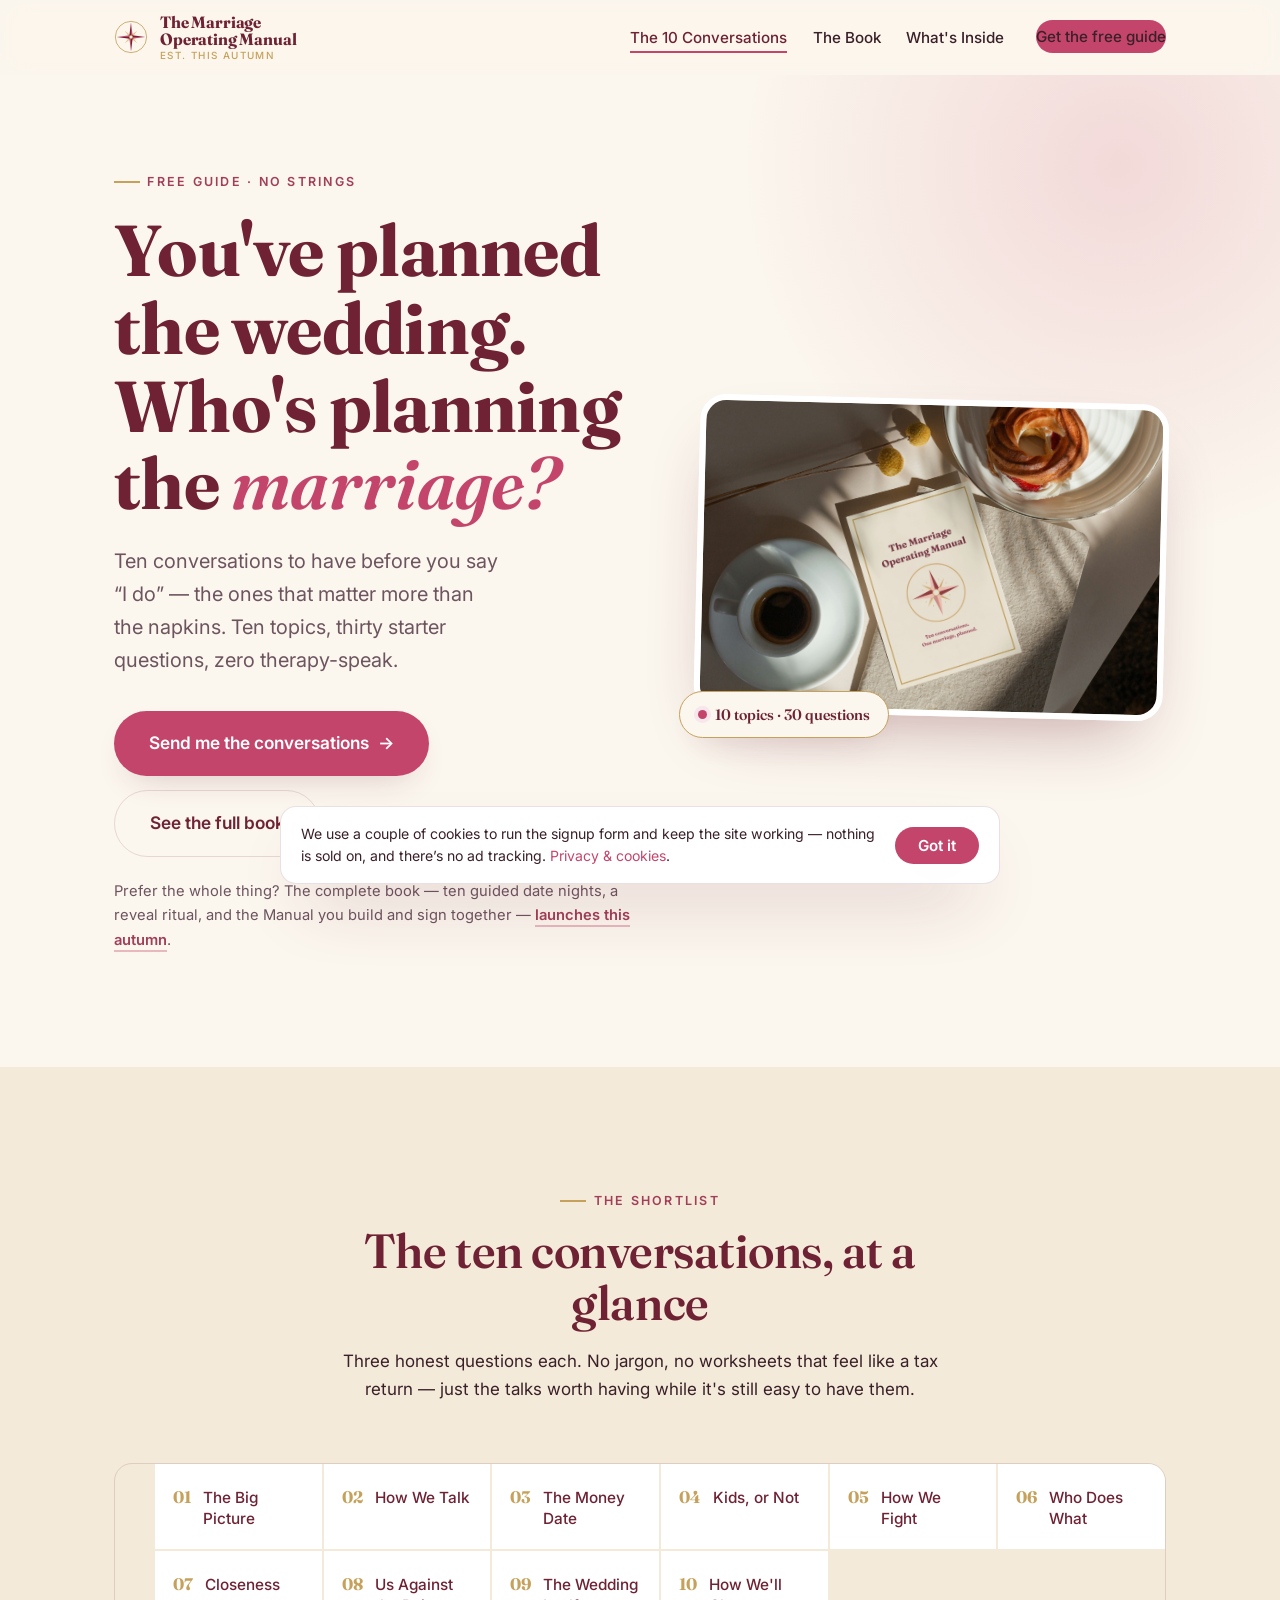
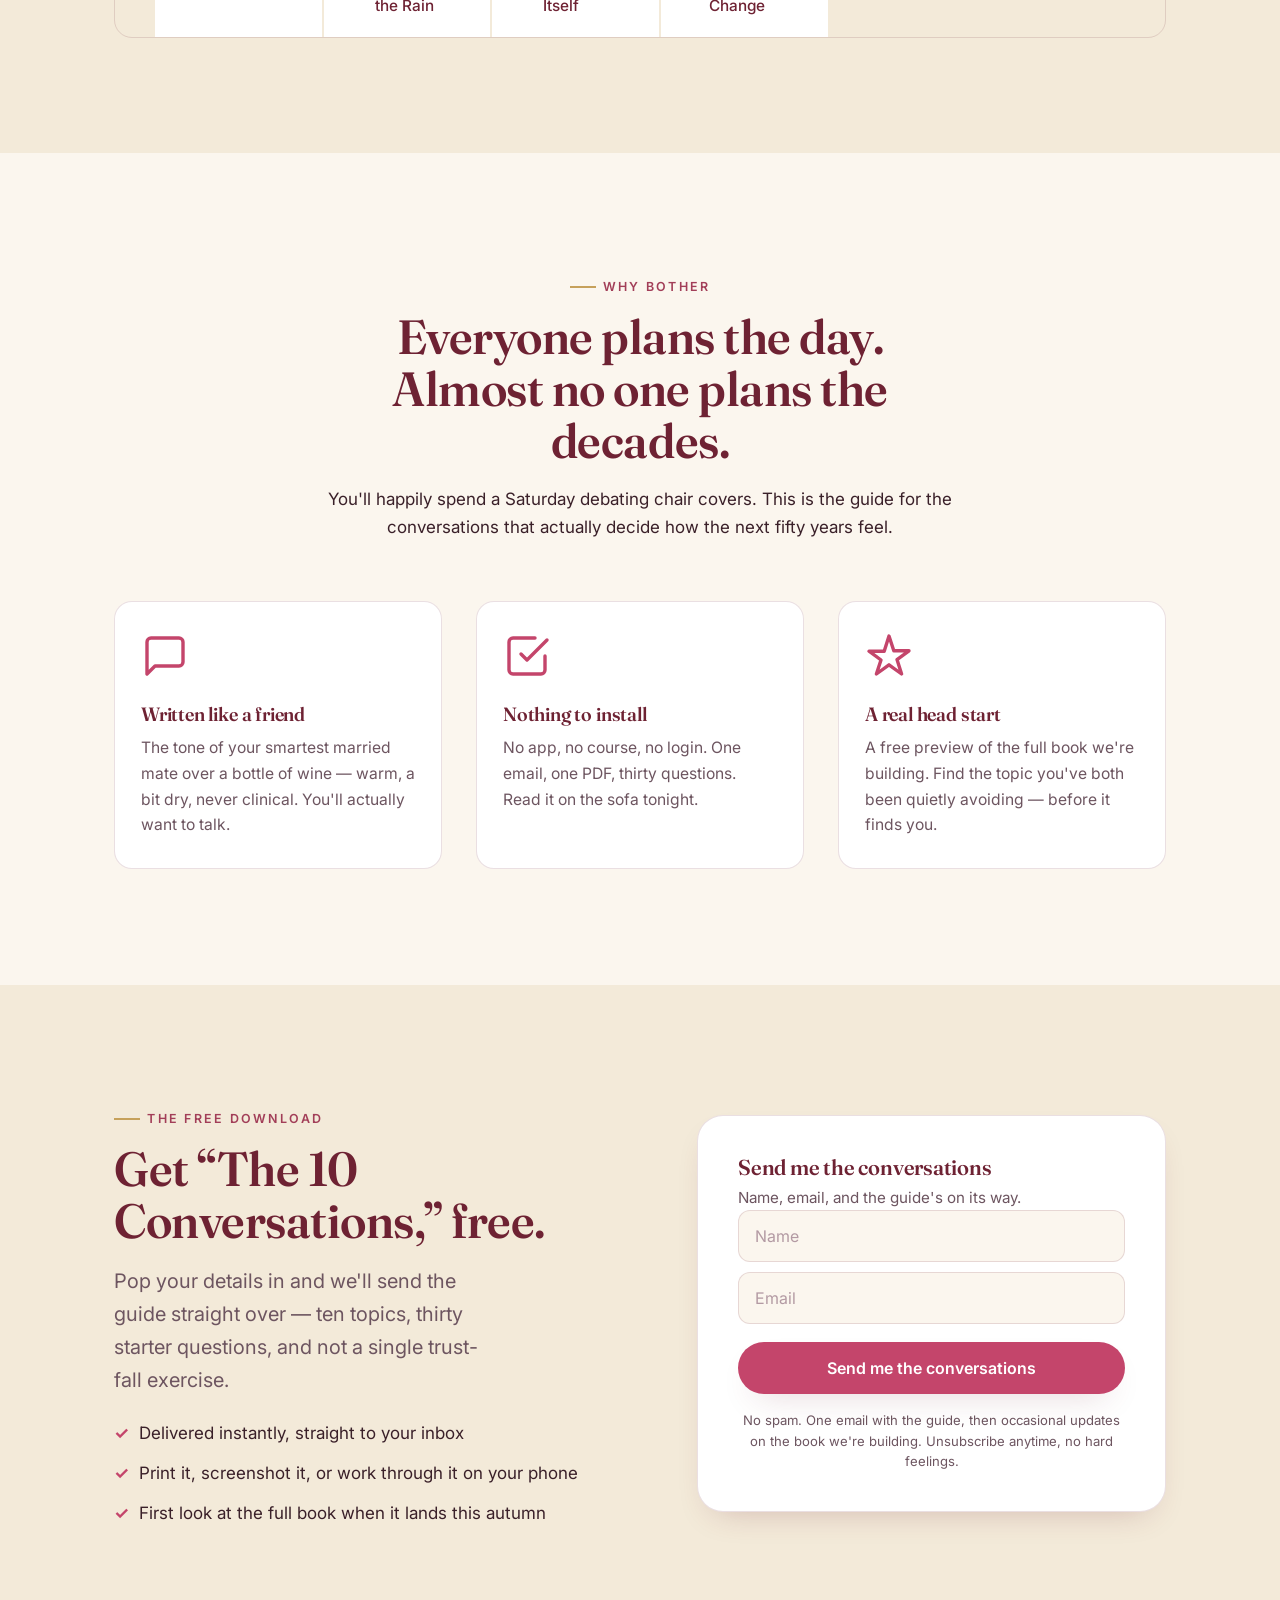
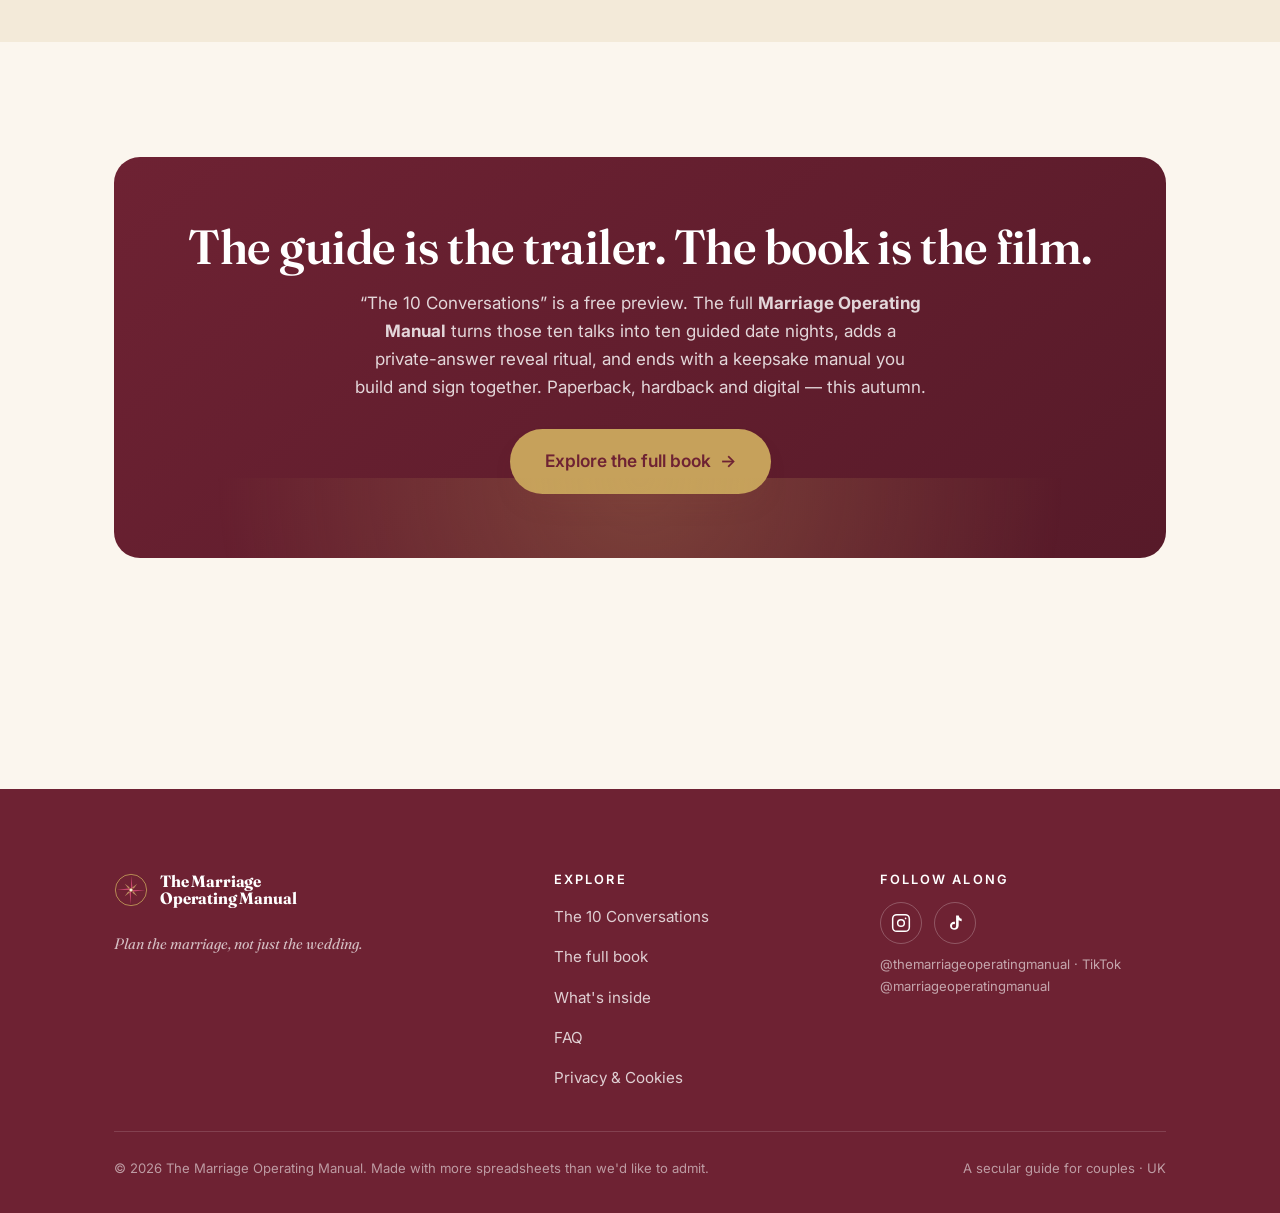
<file: index.html>
<!DOCTYPE html>
<html lang="en-GB">
<head>
  <meta charset="UTF-8" />
  <meta name="viewport" content="width=device-width, initial-scale=1.0" />
  <title>The 10 Conversations — The Marriage Operating Manual</title>
  <meta name="description" content="You've planned the wedding. Who's planning the marriage? A free guide: 10 conversations to have before you get married — the ones that matter more than the napkins." />

  <!-- Open Graph -->
  <meta property="og:title" content="The 10 Conversations — free guide" />
  <meta property="og:description" content="Ten topics, thirty starter questions, zero therapy-speak. Plan the marriage, not just the wedding." />
  <meta property="og:type" content="website" />
  <meta property="og:image" content="assets/hero.jpg" />

  <!-- Fonts (Fraunces + Inter) are self-hosted via @font-face in styles.css — no third-party font calls -->
  <link rel="stylesheet" href="styles.css" />
  <link rel="icon" href="assets/logo.svg" type="image/svg+xml" />
</head>
<body>

  <!-- ============ Shared header ============ -->
  <header class="site-header">
    <nav class="wrap nav" aria-label="Primary">
      <a class="brand" href="index.html" aria-label="The Marriage Operating Manual — home">
        <!-- inline radar brand mark -->
        <img class="brand-radar" src="assets/logo.svg" alt="" width="34" height="34" aria-hidden="true" />
        <span>The Marriage<br>Operating Manual
          <small>Est. this autumn</small>
        </span>
      </a>

      <button class="nav-toggle" aria-label="Menu" aria-expanded="false" aria-controls="primary-menu">
        <span></span><span></span><span></span>
      </button>

      <ul class="nav-links" id="primary-menu">
        <li><a href="index.html" aria-current="page">The 10 Conversations</a></li>
        <li><a href="book.html">The Book</a></li>
        <li><a href="book.html#inside">What's Inside</a></li>
        <li><a href="#get-guide" class="btn nav-cta">Get the free guide</a></li>
      </ul>
    </nav>
  </header>

  <main>
    <!-- ============ Hero ============ -->
    <section class="hero">
      <div class="hero-glow" aria-hidden="true"></div>
      <div class="wrap hero-grid">
        <div class="hero-copy">
          <span class="eyebrow reveal">Free guide · no strings</span>
          <h1 class="reveal" data-delay="1">You've planned the wedding.<br>Who's planning the <em style="font-style:italic;color:var(--rose)">marriage?</em></h1>
          <p class="lede reveal" data-delay="2">Ten conversations to have before you say “I do” — the ones that matter more than the napkins. Ten topics, thirty starter questions, zero therapy-speak.</p>
          <div class="hero-actions reveal" data-delay="3">
            <a href="#get-guide" class="btn btn--lg">Send me the conversations <span class="arrow">→</span></a>
            <a href="book.html" class="btn btn--ghost btn--lg">See the full book</a>
          </div>
          <p class="hero-note reveal" data-delay="4">Prefer the whole thing? The complete book — ten guided date nights, a reveal ritual, and the Manual you build and sign together — <a href="book.html" class="textlink">launches this autumn</a>.</p>
        </div>

        <div class="hero-visual reveal" data-delay="2">
          <img class="hero-photo" src="assets/hero.jpg"
               alt="The Marriage Operating Manual guide resting on a linen table beside a coffee and a pastry"
               width="1000" height="667" loading="eager" />
          <span class="hero-badge"><span class="dot"></span> 10 topics · 30 questions</span>
        </div>
      </div>
    </section>

    <!-- ============ The ten, at a glance ============ -->
    <section class="section section--tint" id="the-ten">
      <div class="wrap">
        <div class="section-head centered reveal">
          <span class="eyebrow centered">The shortlist</span>
          <h2>The ten conversations, at a glance</h2>
          <p>Three honest questions each. No jargon, no worksheets that feel like a tax return — just the talks worth having while it's still easy to have them.</p>
        </div>

        <ul class="ten-strip reveal" data-delay="1">
          <li><span class="n">01</span><span class="t">The Big Picture</span></li>
          <li><span class="n">02</span><span class="t">How We Talk</span></li>
          <li><span class="n">03</span><span class="t">The Money Date</span></li>
          <li><span class="n">04</span><span class="t">Kids, or Not</span></li>
          <li><span class="n">05</span><span class="t">How We Fight</span></li>
          <li><span class="n">06</span><span class="t">Who Does What</span></li>
          <li><span class="n">07</span><span class="t">Closeness</span></li>
          <li><span class="n">08</span><span class="t">Us Against the Rain</span></li>
          <li><span class="n">09</span><span class="t">The Wedding Itself</span></li>
          <li><span class="n">10</span><span class="t">How We'll Change</span></li>
        </ul>
      </div>
    </section>

    <!-- ============ Why this / value row ============ -->
    <section class="section" id="why">
      <div class="wrap">
        <div class="section-head centered reveal">
          <span class="eyebrow centered">Why bother</span>
          <h2>Everyone plans the day. Almost no one plans the decades.</h2>
          <p>You'll happily spend a Saturday debating chair covers. This is the guide for the conversations that actually decide how the next fifty years feel.</p>
        </div>

        <div class="value-row">
          <div class="value-card reveal">
            <svg class="ic" viewBox="0 0 24 24" fill="none" stroke="currentColor" stroke-width="1.7" stroke-linecap="round" stroke-linejoin="round" aria-hidden="true"><path d="M21 15a2 2 0 0 1-2 2H7l-4 4V5a2 2 0 0 1 2-2h14a2 2 0 0 1 2 2z"/></svg>
            <h3>Written like a friend</h3>
            <p>The tone of your smartest married mate over a bottle of wine — warm, a bit dry, never clinical. You'll actually want to talk.</p>
          </div>
          <div class="value-card reveal" data-delay="1">
            <svg class="ic" viewBox="0 0 24 24" fill="none" stroke="currentColor" stroke-width="1.7" stroke-linecap="round" stroke-linejoin="round" aria-hidden="true"><path d="M9 11l3 3L22 4"/><path d="M21 12v7a2 2 0 0 1-2 2H5a2 2 0 0 1-2-2V5a2 2 0 0 1 2-2h11"/></svg>
            <h3>Nothing to install</h3>
            <p>No app, no course, no login. One email, one PDF, thirty questions. Read it on the sofa tonight.</p>
          </div>
          <div class="value-card reveal" data-delay="2">
            <svg class="ic" viewBox="0 0 24 24" fill="none" stroke="currentColor" stroke-width="1.7" stroke-linecap="round" stroke-linejoin="round" aria-hidden="true"><path d="M12 2l2.4 7.4H22l-6 4.4 2.3 7.2-6.3-4.6L5.7 21 8 14 2 9.6h7.6z"/></svg>
            <h3>A real head start</h3>
            <p>A free preview of the full book we're building. Find the topic you've both been quietly avoiding — before it finds you.</p>
          </div>
        </div>
      </div>
    </section>

    <!-- ============ Email capture ============ -->
    <section class="section section--tint" id="get-guide">
      <div class="wrap hero-grid">
        <div class="hero-copy">
          <span class="eyebrow reveal">The free download</span>
          <h2 class="reveal" data-delay="1" style="margin-top:14px">Get “The 10 Conversations,” free.</h2>
          <p class="lede reveal" data-delay="2" style="margin-top:18px">Pop your details in and we'll send the guide straight over — ten topics, thirty starter questions, and not a single trust-fall exercise.</p>
          <ul class="reveal" data-delay="3" style="list-style:none;padding:0;margin-top:22px;display:grid;gap:12px">
            <li style="display:flex;gap:10px;align-items:flex-start"><span style="color:var(--rose);font-weight:700">✓</span> Delivered instantly, straight to your inbox</li>
            <li style="display:flex;gap:10px;align-items:flex-start"><span style="color:var(--rose);font-weight:700">✓</span> Print it, screenshot it, or work through it on your phone</li>
            <li style="display:flex;gap:10px;align-items:flex-start"><span style="color:var(--rose);font-weight:700">✓</span> First look at the full book when it lands this autumn</li>
          </ul>
        </div>

        <div class="reveal" data-delay="2">
          <div class="capture-card">
            <h3>Send me the conversations</h3>
            <p class="form-sub">Name, email, and the guide's on its way.</p>

            <!-- ============================================================
                 MAILERLITE EMBED — LIVE
                 "The 10 Conversations" lead-magnet form.
                 Account 2500532 · form id 192630443748623998 (mlb2-43616541).
                 MailerLite's own CSS is in the first <style> block below; the
                 brand-matching overrides are in the LAST <style> block (kept
                 last on purpose so they win over MailerLite's inline styles).
                 To swap in a different form later: replace everything between
                 the two "MAILERLITE EMBED" markers with a fresh embed snippet,
                 and leave the "BRAND OVERRIDES" <style> block in place.
                 ============================================================ -->

            <!-- (MailerLite's Google-hosted font @import removed — the form uses the site's self-hosted Inter via the brand overrides below) -->
            <style type="text/css">
            /* LOADER */
            .ml-form-embedSubmitLoad { display: inline-block; width: 20px; height: 20px; }
            .g-recaptcha { transform: scale(1); -webkit-transform: scale(1); transform-origin: 0 0; -webkit-transform-origin: 0 0; }
            .sr-only { position: absolute; width: 1px; height: 1px; padding: 0; margin: -1px; overflow: hidden; clip: rect(0,0,0,0); border: 0; }
            .ml-form-embedSubmitLoad:after {
              content: " "; display: block; width: 11px; height: 11px; margin: 1px;
              border-radius: 50%; border: 4px solid #fff;
              border-color: #ffffff #ffffff #ffffff transparent;
              animation: ml-form-embedSubmitLoad 1.2s linear infinite;
            }
            @keyframes ml-form-embedSubmitLoad { 0% { transform: rotate(0deg); } 100% { transform: rotate(360deg); } }
            #mlb2-43616541.ml-form-embedContainer { box-sizing: border-box; display: table; margin: 0 auto; position: static; width: 100% !important; }
            #mlb2-43616541.ml-form-embedContainer h4,
            #mlb2-43616541.ml-form-embedContainer p,
            #mlb2-43616541.ml-form-embedContainer span,
            #mlb2-43616541.ml-form-embedContainer button { text-transform: none !important; letter-spacing: normal !important; }
            #mlb2-43616541.ml-form-embedContainer .ml-form-embedWrapper {
              background-color: #f6f6f6; border-width: 0px; border-color: transparent; border-radius: 4px;
              border-style: solid; box-sizing: border-box; display: inline-block !important; margin: 0; padding: 0; position: relative;
            }
            #mlb2-43616541.ml-form-embedContainer .ml-form-embedWrapper.embedForm { max-width: 400px; width: 100%; }
            #mlb2-43616541.ml-form-embedContainer .ml-form-align-center { text-align: center; }
            #mlb2-43616541.ml-form-embedContainer .ml-form-embedWrapper .ml-form-embedBody { padding: 20px 20px 0 20px; }
            #mlb2-43616541.ml-form-embedContainer .ml-form-embedWrapper .ml-form-embedBody .ml-form-embedContent { text-align: left; margin: 0 0 20px 0; }
            #mlb2-43616541.ml-form-embedContainer .ml-form-embedWrapper .ml-form-embedBody .ml-form-embedContent h4 {
              color: #000000; font-family: 'Open Sans', Arial, Helvetica, sans-serif; font-size: 30px; font-weight: 400; margin: 0 0 10px 0; text-align: left; word-break: break-word;
            }
            #mlb2-43616541.ml-form-embedContainer .ml-form-embedWrapper .ml-form-embedBody .ml-form-embedContent p {
              color: #000000; font-family: 'Open Sans', Arial, Helvetica, sans-serif; font-size: 14px; font-weight: 400; line-height: 20px; margin: 0 0 10px 0; text-align: left;
            }
            #mlb2-43616541.ml-form-embedContainer .ml-form-embedWrapper .ml-form-embedBody form { margin: 0; width: 100%; }
            #mlb2-43616541.ml-form-embedContainer .ml-form-embedWrapper .ml-form-embedBody .ml-form-formContent { margin: 0 0 20px 0; width: 100%; }
            #mlb2-43616541.ml-form-embedContainer .ml-form-embedWrapper .ml-form-embedBody .ml-form-fieldRow { margin: 0 0 10px 0; width: 100%; }
            #mlb2-43616541.ml-form-embedContainer .ml-form-embedWrapper .ml-form-embedBody .ml-form-fieldRow.ml-last-item { margin: 0; }
            #mlb2-43616541.ml-form-embedContainer .ml-form-embedWrapper .ml-form-embedBody .ml-form-fieldRow input {
              background-color: #ffffff !important; color: #333333 !important; border-color: #cccccc; border-radius: 4px !important; border-style: solid !important; border-width: 1px !important;
              font-family: 'Open Sans', Arial, Helvetica, sans-serif; font-size: 14px !important; height: auto; line-height: 21px !important;
              margin: 0; padding: 10px 10px !important; width: 100% !important; box-sizing: border-box !important; max-width: 100% !important;
            }
            #mlb2-43616541.ml-form-embedContainer .ml-form-embedWrapper .ml-form-embedBody .ml-form-fieldRow input::-webkit-input-placeholder { color: #333333; }
            #mlb2-43616541.ml-form-embedContainer .ml-form-embedWrapper .ml-form-embedBody .ml-form-fieldRow input::-moz-placeholder { color: #333333; }
            #mlb2-43616541.ml-form-embedContainer .ml-form-embedWrapper .ml-form-embedBody .ml-form-embedSubmit { margin: 0 0 20px 0; float: left; width: 100%; }
            #mlb2-43616541.ml-form-embedContainer .ml-form-embedWrapper .ml-form-embedBody .ml-form-embedSubmit button {
              background-color: #000000 !important; border: none !important; border-radius: 4px !important; box-shadow: none !important; color: #ffffff !important; cursor: pointer;
              font-family: 'Open Sans', Arial, Helvetica, sans-serif !important; font-size: 14px !important; font-weight: 700 !important; line-height: 21px !important;
              height: auto; padding: 10px !important; width: 100% !important; box-sizing: border-box !important;
            }
            #mlb2-43616541.ml-form-embedContainer .ml-form-embedWrapper .ml-form-embedBody .ml-form-embedSubmit button.loading { display: none; }
            #mlb2-43616541.ml-form-embedContainer .ml-form-embedWrapper .ml-form-embedBody .ml-form-embedSubmit button:hover { background-color: #333333 !important; }
            #mlb2-43616541.ml-form-embedContainer .ml-form-embedWrapper .ml-form-successBody { padding: 20px 20px 0 20px; }
            #mlb2-43616541.ml-form-embedContainer .ml-form-embedWrapper .ml-form-successBody .ml-form-successContent { text-align: left; margin: 0 0 20px 0; }
            #mlb2-43616541.ml-form-embedContainer .ml-form-embedWrapper .ml-form-successBody .ml-form-successContent h4 {
              color: #000000; font-family: 'Open Sans', Arial, Helvetica, sans-serif; font-size: 30px; font-weight: 400; margin: 0 0 10px 0; text-align: left; word-break: break-word;
            }
            #mlb2-43616541.ml-form-embedContainer .ml-form-embedWrapper .ml-form-successBody .ml-form-successContent p {
              color: #000000; font-family: 'Open Sans', Arial, Helvetica, sans-serif; font-size: 14px; font-weight: 400; line-height: 20px; margin: 0 0 10px 0; text-align: left;
            }
            .ml-error input { border-color: red!important; }
            @media only screen and (max-width: 400px){ .ml-form-embedWrapper.embedForm { width: 100%!important; } }
            </style>

            <div id="mlb2-43616541" class="ml-form-embedContainer ml-subscribe-form ml-subscribe-form-43616541">
              <div class="ml-form-align-center">
                <div class="ml-form-embedWrapper embedForm">
                  <div class="ml-form-embedBody ml-form-embedBodyDefault row-form">
                    <div class="ml-form-embedContent" style="">
                      <h4>Newsletter</h4>
                      <p>Signup for news and special offers!</p>
                    </div>
                    <form class="ml-block-form" action="https://assets.mailerlite.com/jsonp/2500532/forms/192630443748623998/subscribe" data-code="" method="post" target="_blank">
                      <div class="ml-form-formContent">
                        <div class="ml-form-fieldRow">
                          <div class="ml-field-group ml-field-name ml-validate-required">
                            <input aria-label="name" aria-required="true" required type="text" class="form-control" data-inputmask="" name="fields[name]" placeholder="Name" autocomplete="given-name">
                          </div>
                        </div>
                        <div class="ml-form-fieldRow ml-last-item">
                          <div class="ml-field-group ml-field-email ml-validate-email ml-validate-required">
                            <input aria-label="email" aria-required="true" type="email" class="form-control" data-inputmask="" name="fields[email]" placeholder="Email" autocomplete="email">
                          </div>
                        </div>
                      </div>
                      <!-- Honeypot: a decoy field kept off-screen. Real people never
                           see or fill it; spam bots that fill every input get caught
                           and blocked by the guard in script.js. Not a MailerLite field. -->
                      <div class="ml-hp" aria-hidden="true" style="position:absolute;left:-9999px;top:auto;width:1px;height:1px;overflow:hidden;">
                        <label for="ml-hp-website">Leave this field blank</label>
                        <input type="text" id="ml-hp-website" name="ml-website" tabindex="-1" autocomplete="off">
                      </div>
                      <input type="hidden" name="ml-submit" value="1">
                      <div class="ml-form-embedSubmit">
                        <button type="submit" class="primary">Send me the conversations</button>
                        <button disabled="disabled" style="display: none;" type="button" class="loading">
                          <div class="ml-form-embedSubmitLoad"></div>
                          <span class="sr-only">Loading...</span>
                        </button>
                      </div>
                      <input type="hidden" name="anticsrf" value="true">
                    </form>
                  </div>
                  <div class="ml-form-successBody row-success" style="display: none">
                    <div class="ml-form-successContent">
                      <h4>Thank you!</h4>
                      <p>Check your inbox — the guide is on its way.</p>
                    </div>
                  </div>
                </div>
              </div>
            </div>

            <script>
              function ml_webform_success_43616541() {
                var $ = ml_jQuery || jQuery;
                $('.ml-subscribe-form-43616541 .row-success').show();
                $('.ml-subscribe-form-43616541 .row-form').hide();
              }
            </script>
            <script src="https://groot.mailerlite.com/js/w/webforms.min.js?v83147fa8ce2d95cb73ece7f28b469519" type="text/javascript"></script>
            <script>
              fetch("https://assets.mailerlite.com/jsonp/2500532/forms/192630443748623998/takel")
            </script>
            <!-- ===== /MAILERLITE EMBED ===== -->

            <!-- BRAND OVERRIDES — kept last so they beat MailerLite's inline CSS.
                 These reskin the embed to the site palette (cream fields, rose
                 button, Fraunces/Inter type) and hide MailerLite's generic
                 "Signup for news…" header, since the card above already has one. -->
            <style>
              #mlb2-43616541.ml-form-embedContainer .ml-form-embedWrapper { background-color: transparent !important; }
              #mlb2-43616541.ml-form-embedContainer .ml-form-embedWrapper .ml-form-embedBody,
              #mlb2-43616541.ml-form-embedContainer .ml-form-embedWrapper .ml-form-successBody { padding: 0 !important; }
              #mlb2-43616541 .ml-form-embedContent { display: none !important; }
              #mlb2-43616541.ml-form-embedContainer .ml-form-embedWrapper .ml-form-embedBody .ml-form-formContent { margin: 0 !important; }
              #mlb2-43616541.ml-form-embedContainer .ml-form-embedWrapper .ml-form-embedBody .ml-form-fieldRow input {
                background-color: var(--cream) !important;
                color: var(--ink) !important;
                border: 1.5px solid var(--line) !important;
                border-radius: 12px !important;
                font-family: var(--sans) !important;
                font-size: 1rem !important;
                line-height: 1.4 !important;
                padding: 0.85em 1em !important;
                transition: border-color .25s, box-shadow .25s, background .25s;
              }
              #mlb2-43616541.ml-form-embedContainer .ml-form-embedWrapper .ml-form-embedBody .ml-form-fieldRow input::-webkit-input-placeholder { color: #b39aa3 !important; }
              #mlb2-43616541.ml-form-embedContainer .ml-form-embedWrapper .ml-form-embedBody .ml-form-fieldRow input::-moz-placeholder { color: #b39aa3 !important; }
              #mlb2-43616541.ml-form-embedContainer .ml-form-embedWrapper .ml-form-embedBody .ml-form-fieldRow input:focus {
                border-color: var(--rose) !important;
                background: #fff !important;
                box-shadow: 0 0 0 4px var(--rose-tint) !important;
                outline: none !important;
              }
              #mlb2-43616541.ml-form-embedContainer .ml-form-embedWrapper .ml-form-embedBody .ml-form-embedSubmit { margin: 18px 0 0 0 !important; }
              #mlb2-43616541.ml-form-embedContainer .ml-form-embedWrapper .ml-form-embedBody .ml-form-embedSubmit button.primary {
                background-color: var(--rose) !important;
                color: #fff !important;
                border-radius: 999px !important;
                font-family: var(--sans) !important;
                font-size: 1rem !important;
                font-weight: 600 !important;
                line-height: 1.4 !important;
                padding: 0.95em 1.7em !important;
                box-shadow: var(--shadow-md) !important;
                transition: transform .35s var(--ease), box-shadow .35s var(--ease), background .3s var(--ease) !important;
              }
              #mlb2-43616541.ml-form-embedContainer .ml-form-embedWrapper .ml-form-embedBody .ml-form-embedSubmit button.primary:hover {
                background-color: var(--deep-rose) !important;
                transform: translateY(-3px);
                box-shadow: var(--shadow-lg) !important;
              }
              #mlb2-43616541 .ml-form-successContent h4 { font-family: var(--serif) !important; color: var(--wine) !important; font-size: 1.35rem !important; }
              #mlb2-43616541 .ml-form-successContent p { font-family: var(--sans) !important; color: var(--ink-muted) !important; font-size: 1rem !important; }
              #mlb2-43616541 .ml-error input { border-color: var(--deep-rose) !important; }
            </style>
            <!-- /BRAND OVERRIDES -->

            <p class="form-micro">No spam. One email with the guide, then occasional updates on the book we're building. Unsubscribe anytime, no hard feelings.</p>
          </div>
        </div>
      </div>
    </section>

    <!-- ============ Bridge to the book ============ -->
    <section class="section" id="book-teaser">
      <div class="wrap">
        <div class="launch-band reveal">
          <h2>The guide is the trailer. The book is the film.</h2>
          <p>“The 10 Conversations” is a free preview. The full <strong>Marriage Operating Manual</strong> turns those ten talks into ten guided date nights, adds a private-answer reveal ritual, and ends with a keepsake manual you build and sign together. Paperback, hardback and digital — this autumn.</p>
          <a href="book.html" class="btn btn--lg" style="background:var(--gold);color:var(--wine)">Explore the full book <span class="arrow">→</span></a>
        </div>
      </div>
    </section>
  </main>

  <!-- ============ Shared footer ============ -->
  <footer class="site-footer">
    <div class="wrap">
      <div class="footer-grid">
        <div class="footer-brand">
          <a class="brand" href="index.html">
            <img class="brand-radar" src="assets/logo.svg" alt="" width="34" height="34" aria-hidden="true" />
            <span>The Marriage<br>Operating Manual</span>
          </a>
          <p class="footer-tagline">Plan the marriage, not just the wedding.</p>
        </div>

        <div class="footer-col">
          <h4>Explore</h4>
          <ul>
            <li><a href="index.html">The 10 Conversations</a></li>
            <li><a href="book.html">The full book</a></li>
            <li><a href="book.html#inside">What's inside</a></li>
            <li><a href="book.html#faq">FAQ</a></li>
            <li><a href="privacy.html">Privacy &amp; Cookies</a></li>
          </ul>
        </div>

        <div class="footer-col">
          <h4>Follow along</h4>
          <div class="social-links">
            <a href="https://instagram.com/themarriageoperatingmanual" target="_blank" rel="noopener" aria-label="Instagram">
              <svg viewBox="0 0 24 24" fill="none" stroke="currentColor" stroke-width="1.8" stroke-linecap="round" stroke-linejoin="round"><rect x="2" y="2" width="20" height="20" rx="5"/><circle cx="12" cy="12" r="4"/><circle cx="17.5" cy="6.5" r="1" fill="currentColor" stroke="none"/></svg>
            </a>
            <a href="https://tiktok.com/@marriageoperatingmanual" target="_blank" rel="noopener" aria-label="TikTok">
              <svg viewBox="0 0 24 24" fill="currentColor"><path d="M16.5 3c.3 2.1 1.6 3.7 3.5 4v2.8c-1.3.1-2.5-.3-3.6-1v6.1c0 3.2-2.6 5.6-5.7 5.3A5.3 5.3 0 0 1 6 15.1c.2-2.5 2.2-4.5 4.7-4.6.4 0 .8 0 1.2.1v2.9a2.5 2.5 0 0 0-1.2-.2 2.5 2.5 0 1 0 2.6 2.5V3z"/></svg>
            </a>
          </div>
          <p class="footer-handle">@themarriageoperatingmanual · TikTok @marriageoperatingmanual</p>
        </div>
      </div>

      <div class="footer-bottom">
        <span>© <span data-year>2026</span> The Marriage Operating Manual. Made with more spreadsheets than we'd like to admit.</span>
        <span>A secular guide for couples · UK</span>
      </div>
    </div>
  </footer>

  <script src="script.js"></script>
  <!-- Cloudflare Web Analytics — cookieless, no personal data, no consent banner required.
       Site added 1 Aug 2026 · host themarriageoperatingmanual.com · manual (JS snippet) install. -->
  <script defer src="https://static.cloudflareinsights.com/beacon.min.js"
          data-cf-beacon='{"token": "03fe85f48778445abb5bef1cd643fc3a"}'></script>
</body>
</html>
</file>
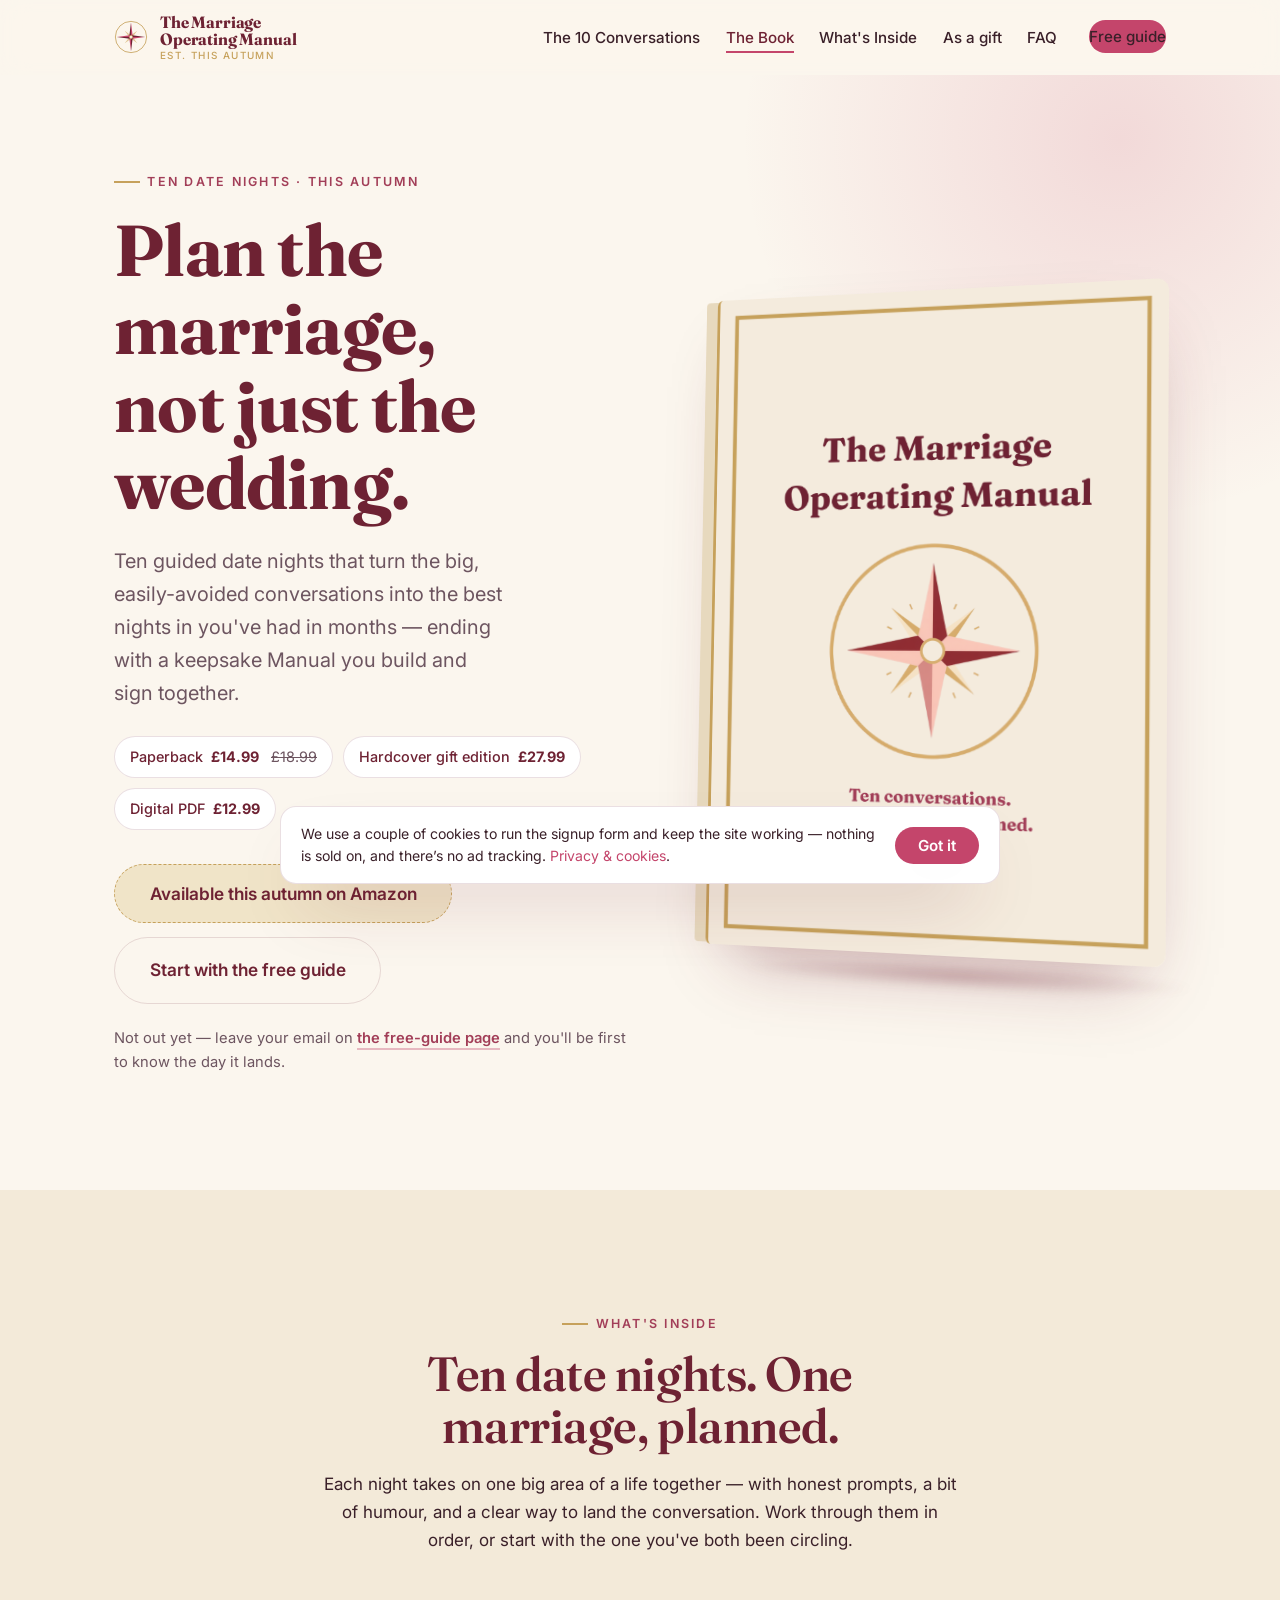
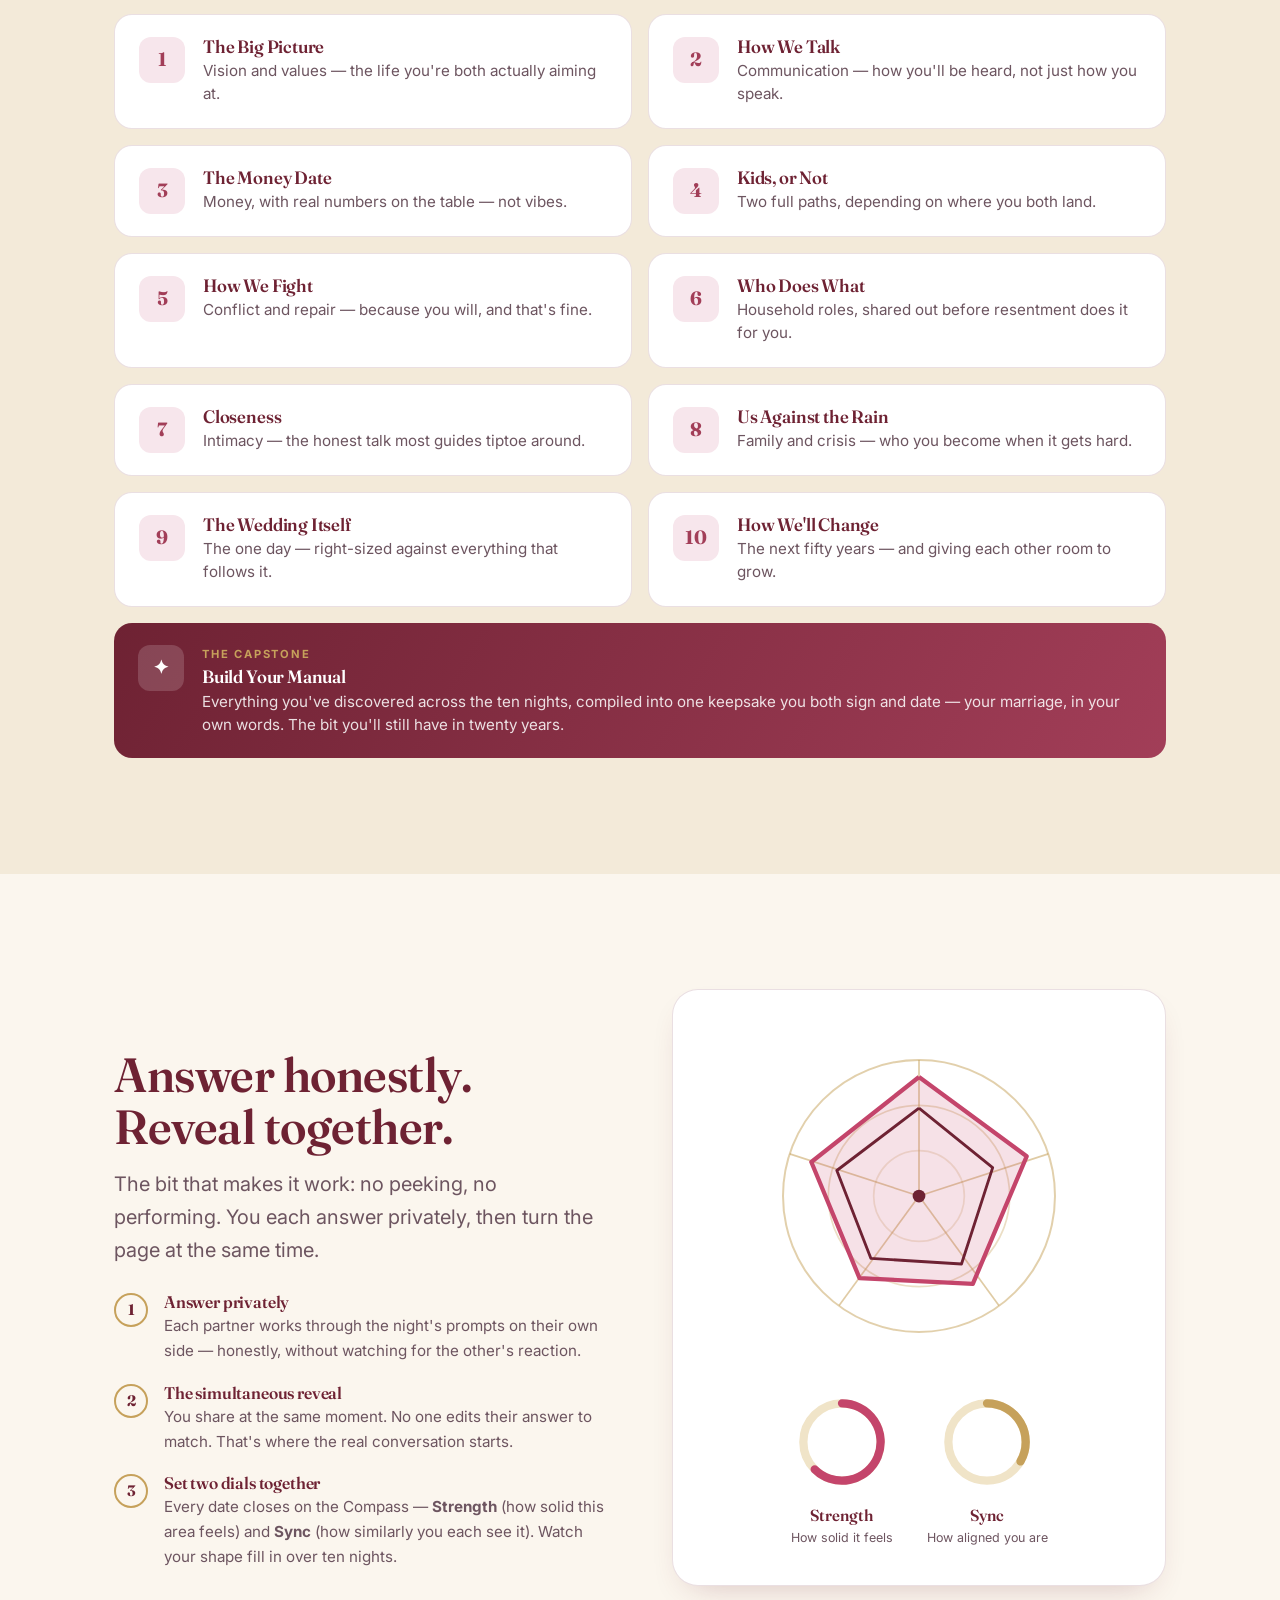
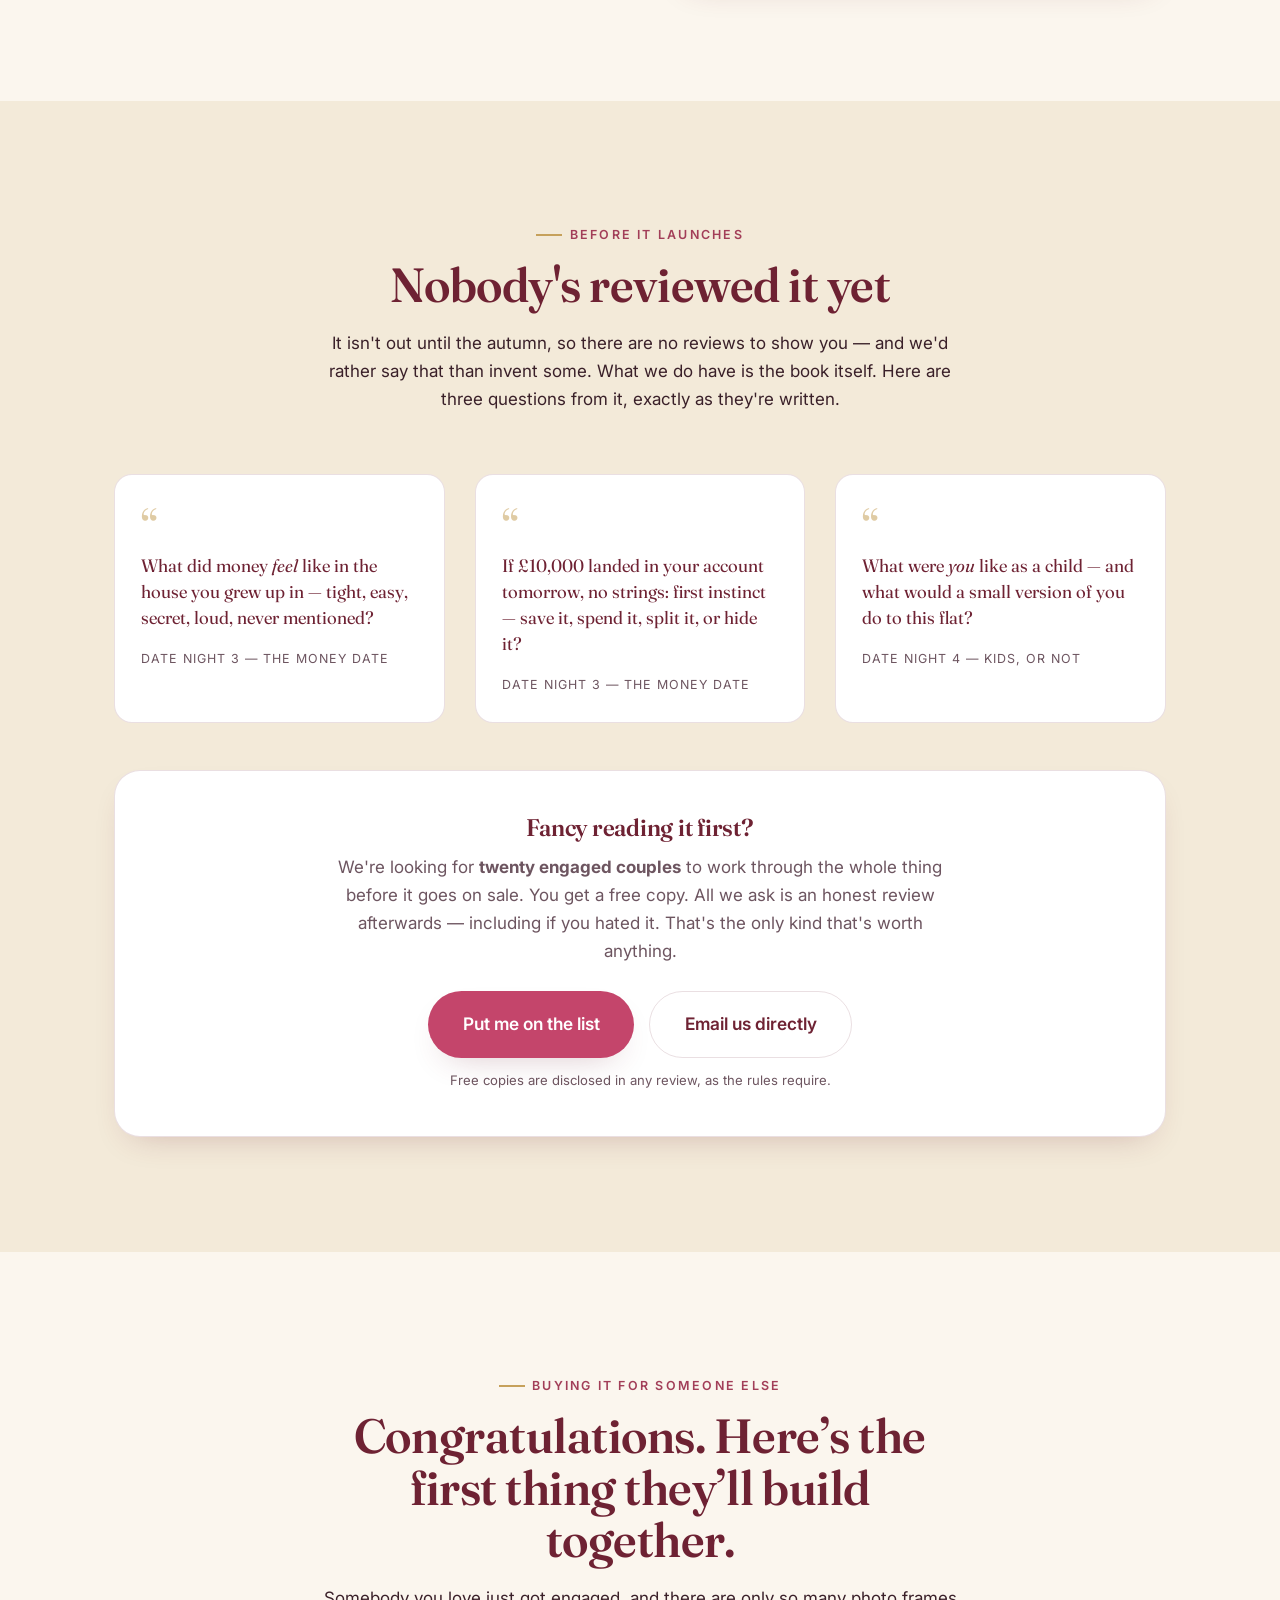
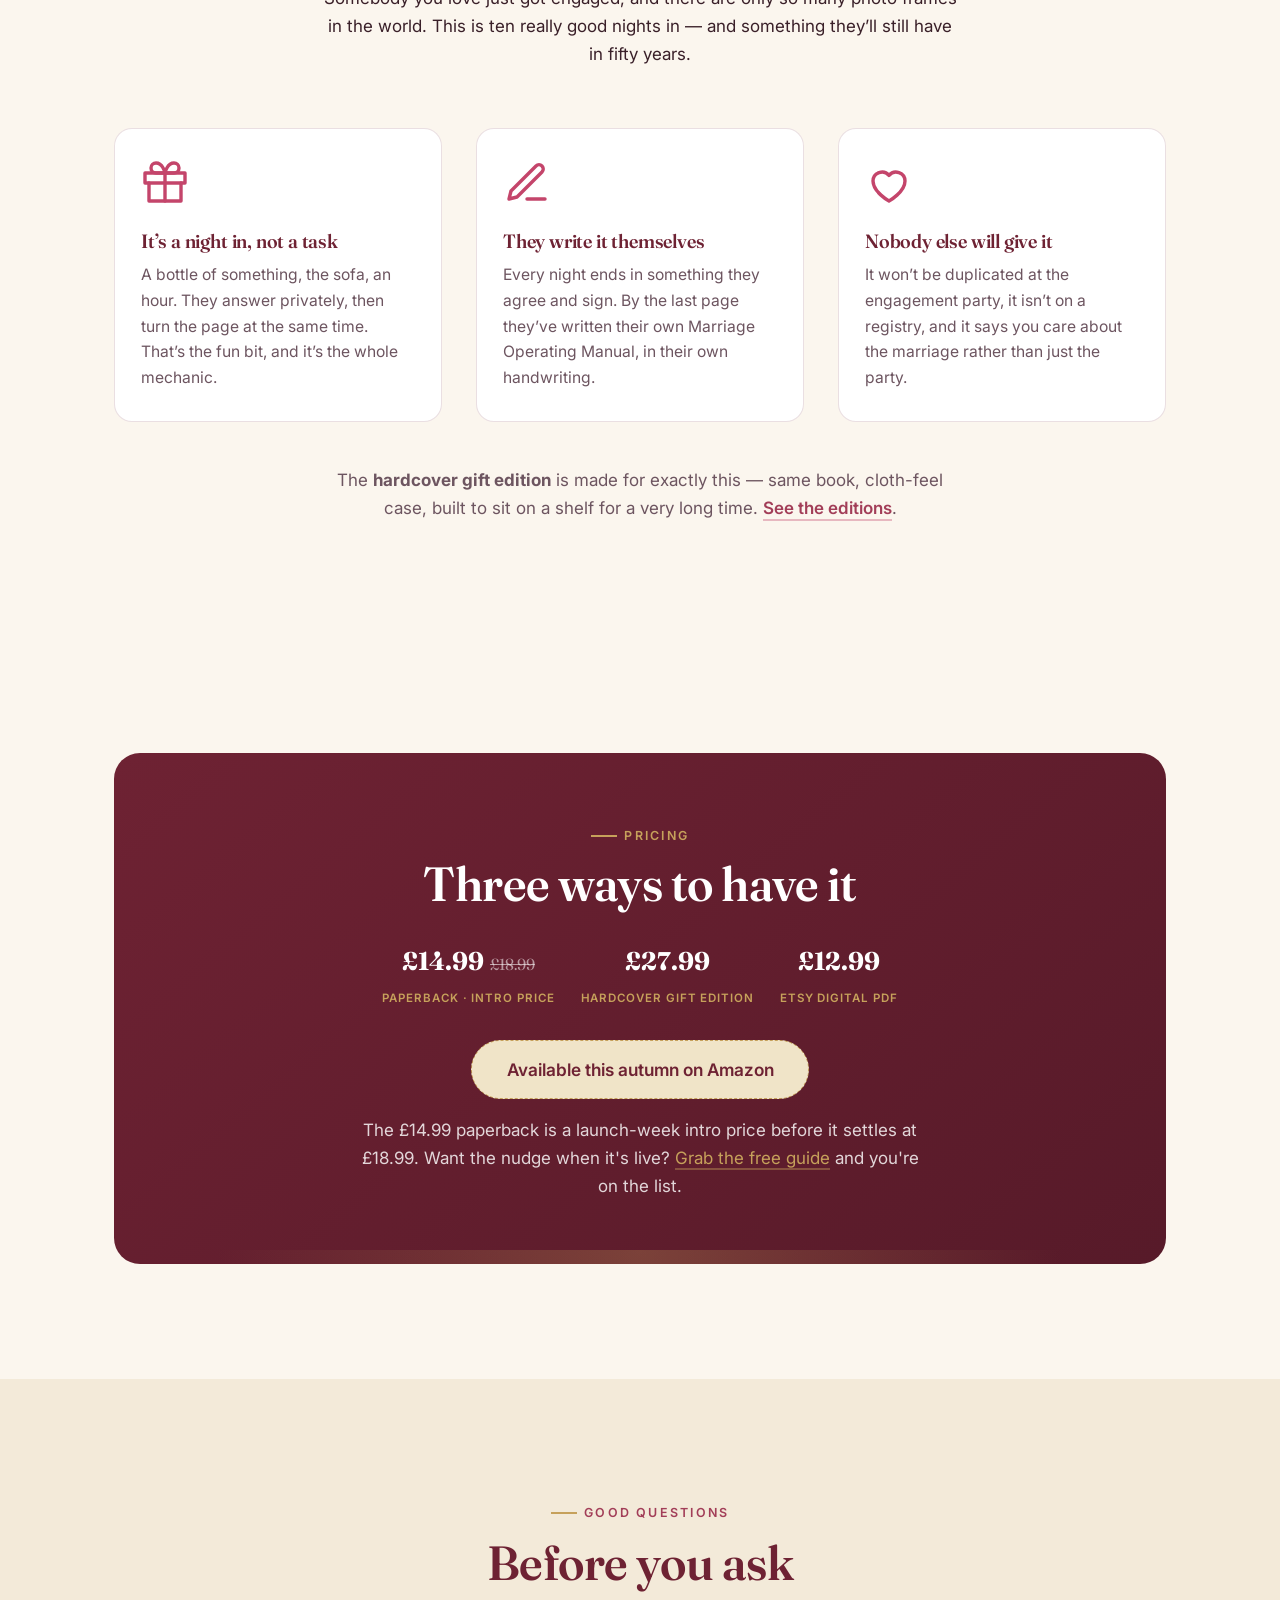
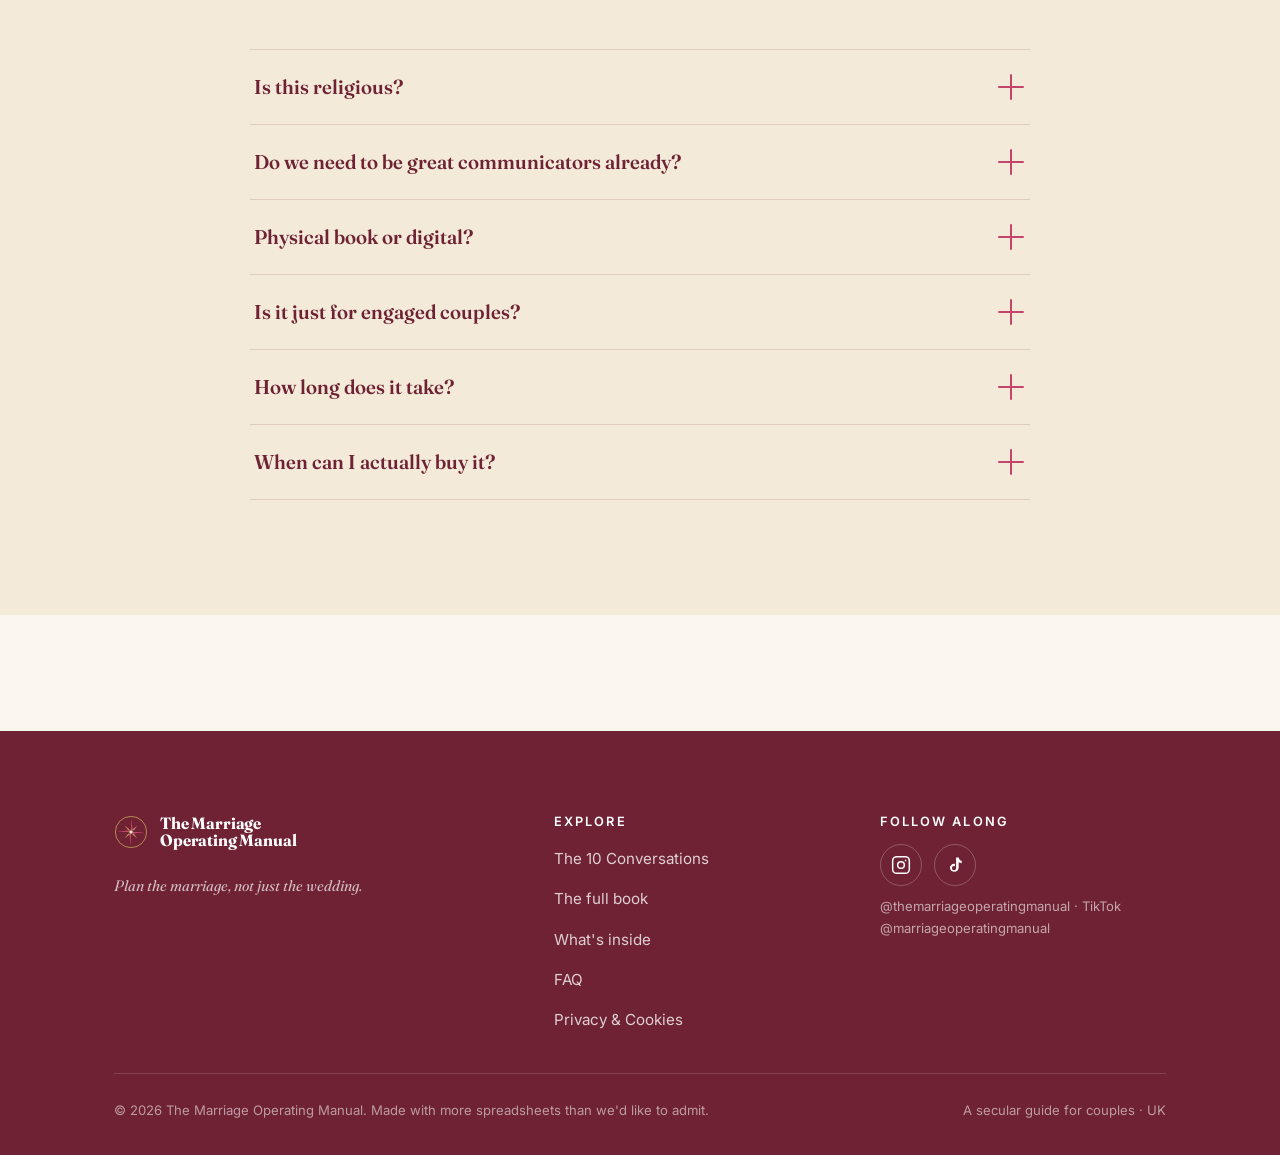
<file: book.html>
<!DOCTYPE html>
<html lang="en-GB">
<head>
  <meta charset="UTF-8" />
  <meta name="viewport" content="width=device-width, initial-scale=1.0" />
  <title>The Book — The Marriage Operating Manual</title>
  <meta name="description" content="Ten guided date nights, a reveal ritual, and a keepsake Manual you build and sign together. Plan the marriage, not just the wedding. Launching this autumn." />

  <meta property="og:title" content="The Marriage Operating Manual — ten date nights, one keepsake" />
  <meta property="og:description" content="Ten guided date nights and a keepsake you build together. Launching this autumn on Amazon and Etsy." />
  <meta property="og:type" content="book" />
  <meta property="og:image" content="assets/cover.png" />

  <!-- Fonts (Fraunces + Inter) are self-hosted via @font-face in styles.css — no third-party font calls -->
  <link rel="stylesheet" href="styles.css" />
  <link rel="icon" href="assets/logo.svg" type="image/svg+xml" />
</head>
<body>

  <!-- ============ Shared header ============ -->
  <header class="site-header">
    <nav class="wrap nav" aria-label="Primary">
      <a class="brand" href="index.html" aria-label="The Marriage Operating Manual — home">
        <img class="brand-radar" src="assets/logo.svg" alt="" width="34" height="34" aria-hidden="true" />
        <span>The Marriage<br>Operating Manual
          <small>Est. this autumn</small>
        </span>
      </a>

      <button class="nav-toggle" aria-label="Menu" aria-expanded="false" aria-controls="primary-menu">
        <span></span><span></span><span></span>
      </button>

      <ul class="nav-links" id="primary-menu">
        <li><a href="index.html">The 10 Conversations</a></li>
        <li><a href="book.html" aria-current="page">The Book</a></li>
        <li><a href="#inside">What's Inside</a></li>
        <li><a href="#gift">As a gift</a></li>
        <li><a href="#faq">FAQ</a></li>
        <li><a href="index.html#get-guide" class="btn nav-cta">Free guide</a></li>
      </ul>
    </nav>
  </header>

  <main>
    <!-- ============ Hero ============ -->
    <section class="hero">
      <div class="hero-glow" aria-hidden="true"></div>
      <div class="wrap hero-grid">
        <div class="hero-copy">
          <span class="eyebrow reveal">Ten date nights · this autumn</span>
          <h1 class="reveal" data-delay="1">Plan the marriage,<br>not just the wedding.</h1>
          <p class="lede reveal" data-delay="2">Ten guided date nights that turn the big, easily-avoided conversations into the best nights in you've had in months — ending with a keepsake Manual you build and sign together.</p>
          <div class="price-pills reveal" data-delay="3">
            <span class="price-pill">Paperback <b>£14.99</b><span class="was">£18.99</span></span>
            <span class="price-pill">Hardcover gift edition <b>£27.99</b></span>
            <span class="price-pill">Digital PDF <b>£12.99</b></span>
          </div>
          <div class="hero-actions reveal" data-delay="4">
            <button class="btn btn--disabled btn--lg" disabled aria-disabled="true">Available this autumn on Amazon</button>
            <a href="index.html#get-guide" class="btn btn--ghost btn--lg">Start with the free guide</a>
          </div>
          <p class="hero-note reveal" data-delay="4">Not out yet — leave your email on <a href="index.html#get-guide" class="textlink">the free-guide page</a> and you'll be first to know the day it lands.</p>
        </div>

        <div class="hero-visual reveal" data-delay="2">
          <div class="cover-visual">
            <div class="cover-shell">
              <img class="cover-img" src="assets/cover.png"
                   alt="The front cover of The Marriage Operating Manual, showing the compass motif"
                   width="700" height="990" loading="eager" />
            </div>
          </div>
        </div>
      </div>
    </section>

    <!-- ============ What's inside — the ten + capstone ============ -->
    <section class="section section--tint" id="inside">
      <div class="wrap">
        <div class="section-head centered reveal">
          <span class="eyebrow centered">What's inside</span>
          <h2>Ten date nights. One marriage, planned.</h2>
          <p>Each night takes on one big area of a life together — with honest prompts, a bit of humour, and a clear way to land the conversation. Work through them in order, or start with the one you've both been circling.</p>
        </div>

        <div class="dates-grid">
          <article class="date-card reveal">
            <span class="date-num">1</span>
            <div><h3>The Big Picture</h3><p>Vision and values — the life you're both actually aiming at.</p></div>
          </article>
          <article class="date-card reveal" data-delay="1">
            <span class="date-num">2</span>
            <div><h3>How We Talk</h3><p>Communication — how you'll be heard, not just how you speak.</p></div>
          </article>
          <article class="date-card reveal">
            <span class="date-num">3</span>
            <div><h3>The Money Date</h3><p>Money, with real numbers on the table — not vibes.</p></div>
          </article>
          <article class="date-card reveal" data-delay="1">
            <span class="date-num">4</span>
            <div><h3>Kids, or Not</h3><p>Two full paths, depending on where you both land.</p></div>
          </article>
          <article class="date-card reveal">
            <span class="date-num">5</span>
            <div><h3>How We Fight</h3><p>Conflict and repair — because you will, and that's fine.</p></div>
          </article>
          <article class="date-card reveal" data-delay="1">
            <span class="date-num">6</span>
            <div><h3>Who Does What</h3><p>Household roles, shared out before resentment does it for you.</p></div>
          </article>
          <article class="date-card reveal">
            <span class="date-num">7</span>
            <div><h3>Closeness</h3><p>Intimacy — the honest talk most guides tiptoe around.</p></div>
          </article>
          <article class="date-card reveal" data-delay="1">
            <span class="date-num">8</span>
            <div><h3>Us Against the Rain</h3><p>Family and crisis — who you become when it gets hard.</p></div>
          </article>
          <article class="date-card reveal">
            <span class="date-num">9</span>
            <div><h3>The Wedding Itself</h3><p>The one day — right-sized against everything that follows it.</p></div>
          </article>
          <article class="date-card reveal" data-delay="1">
            <span class="date-num">10</span>
            <div><h3>How We'll Change</h3><p>The next fifty years — and giving each other room to grow.</p></div>
          </article>

          <article class="date-card date-card--capstone reveal">
            <span class="date-num">✦</span>
            <div>
              <span class="capstone-tag">The capstone</span>
              <h3>Build Your Manual</h3>
              <p>Everything you've discovered across the ten nights, compiled into one keepsake you both sign and date — your marriage, in your own words. The bit you'll still have in twenty years.</p>
            </div>
          </article>
        </div>
      </div>
    </section>

    <!-- ============ The Compass mechanic ============ -->
    <section class="section" id="compass">
      <div class="wrap compass">
        <div>
          <span class="eyebrow reveal">The Compass</span>
          <h2 class="reveal" data-delay="1" style="margin-top:14px">Answer honestly. Reveal together.</h2>
          <p class="lede reveal" data-delay="2" style="margin-top:16px">The bit that makes it work: no peeking, no performing. You each answer privately, then turn the page at the same time.</p>

          <ol class="compass-steps">
            <li class="reveal" data-delay="1">
              <span class="step-n">1</span>
              <div><h3>Answer privately</h3><p>Each partner works through the night's prompts on their own side — honestly, without watching for the other's reaction.</p></div>
            </li>
            <li class="reveal" data-delay="2">
              <span class="step-n">2</span>
              <div><h3>The simultaneous reveal</h3><p>You share at the same moment. No one edits their answer to match. That's where the real conversation starts.</p></div>
            </li>
            <li class="reveal" data-delay="3">
              <span class="step-n">3</span>
              <div><h3>Set two dials together</h3><p>Every date closes on the Compass — <strong>Strength</strong> (how solid this area feels) and <strong>Sync</strong> (how similarly you each see it). Watch your shape fill in over ten nights.</p></div>
            </li>
          </ol>
        </div>

        <div class="reveal" data-delay="2">
          <div class="compass-viz">
            <!-- animated pentagon radar, draws itself in on scroll -->
            <svg class="radar-draw" viewBox="0 0 240 240" fill="none" role="img" aria-label="A pentagon radar chart filling in across the ten areas">
              <!-- rings -->
              <circle cx="120" cy="120" r="96" stroke="#C6A15B" stroke-width="1.4" opacity="0.5"/>
              <circle cx="120" cy="120" r="64" stroke="#C6A15B" stroke-width="1.2" opacity="0.35"/>
              <circle cx="120" cy="120" r="32" stroke="#C6A15B" stroke-width="1.2" opacity="0.25"/>
              <!-- axes -->
              <g stroke="#C6A15B" stroke-width="1.2" opacity="0.55">
                <line x1="120" y1="120" x2="120" y2="24"/>
                <line x1="120" y1="120" x2="211.3" y2="90.3"/>
                <line x1="120" y1="120" x2="176.4" y2="197.3"/>
                <line x1="120" y1="120" x2="63.6" y2="197.3"/>
                <line x1="120" y1="120" x2="28.7" y2="90.3"/>
              </g>
              <!-- filled couple shape -->
              <polygon class="fill" points="120,36 196,92 158,182 78,178 44,96"
                       fill="#C4456B" fill-opacity="0.16" stroke="#C4456B" stroke-width="3" stroke-linejoin="round"/>
              <!-- dashed second partner -->
              <polygon points="120,58 172,100 150,168 86,164 62,102"
                       fill="none" stroke="#6E2233" stroke-width="2" stroke-dasharray="5 5" stroke-linejoin="round"/>
              <circle cx="120" cy="120" r="4.5" fill="#6E2233"/>
            </svg>

            <div class="dials">
              <div class="dial">
                <svg viewBox="0 0 100 100" fill="none" class="radar-draw" aria-label="Strength dial, mostly full">
                  <circle cx="50" cy="50" r="42" stroke="#f0e4c8" stroke-width="9"/>
                  <path d="M50 8 a42 42 0 1 1 -29.7 71.7" stroke="#C4456B" stroke-width="9" stroke-linecap="round"/>
                </svg>
                <div class="dial-label">Strength</div>
                <div class="dial-sub">How solid it feels</div>
              </div>
              <div class="dial">
                <svg viewBox="0 0 100 100" fill="none" class="radar-draw" aria-label="Sync dial, partly full">
                  <circle cx="50" cy="50" r="42" stroke="#f0e4c8" stroke-width="9"/>
                  <path d="M50 8 a42 42 0 0 1 36.4 63.1" stroke="#C6A15B" stroke-width="9" stroke-linecap="round"/>
                </svg>
                <div class="dial-label">Sync</div>
                <div class="dial-sub">How aligned you are</div>
              </div>
            </div>
          </div>
        </div>
      </div>
    </section>

    <!-- ============ Early readers / real sample questions ============ -->
    <section class="section section--tint" id="reviews">
      <div class="wrap">
        <div class="section-head centered reveal">
          <span class="eyebrow centered">Before it launches</span>
          <h2>Nobody's reviewed it yet</h2>
          <p>It isn't out until the autumn, so there are no reviews to show you — and we'd rather say that than invent some. What we do have is the book itself. Here are three questions from it, exactly as they're written.</p>
        </div>

        <div class="qrow reveal" data-delay="1">
          <figure class="qcard">
            <div class="quote-mark">“</div>
            <blockquote>What did money <em>feel</em> like in the house you grew up in — tight, easy, secret, loud, never mentioned?</blockquote>
            <cite>Date night 3 — The Money Date</cite>
          </figure>
          <figure class="qcard">
            <div class="quote-mark">“</div>
            <blockquote>If £10,000 landed in your account tomorrow, no strings: first instinct — save it, spend it, split it, or hide it?</blockquote>
            <cite>Date night 3 — The Money Date</cite>
          </figure>
          <figure class="qcard">
            <div class="quote-mark">“</div>
            <blockquote>What were <em>you</em> like as a child — and what would a small version of you do to this flat?</blockquote>
            <cite>Date night 4 — Kids, or Not</cite>
          </figure>
        </div>

        <div class="early-readers reveal" data-delay="2">
          <h3>Fancy reading it first?</h3>
          <p>We're looking for <strong>twenty engaged couples</strong> to work through the whole thing before it goes on sale. You get a free copy. All we ask is an honest review afterwards — including if you hated it. That's the only kind that's worth anything.</p>
          <div class="early-actions">
            <a href="index.html#get-guide" class="btn btn--lg">Put me on the list</a>
            <a href="mailto:hello@themarriageoperatingmanual.com?subject=Early%20reader%20-%20The%20Marriage%20Operating%20Manual" class="btn btn--ghost btn--lg">Email us directly</a>
          </div>
          <p class="early-note">Free copies are disclosed in any review, as the rules require.</p>
        </div>
      </div>
    </section>

    <!-- ============ Gift lane ============ -->
    <section class="section" id="gift">
      <div class="wrap">
        <div class="section-head centered reveal">
          <span class="eyebrow centered">Buying it for someone else</span>
          <h2>Congratulations. Here&rsquo;s the first thing they&rsquo;ll build together.</h2>
          <p>Somebody you love just got engaged, and there are only so many photo frames in the world. This is ten really good nights in &mdash; and something they&rsquo;ll still have in fifty years.</p>
        </div>

        <div class="value-row reveal" data-delay="1">
          <div class="value-card">
            <svg class="ic" viewBox="0 0 24 24" fill="none" stroke="currentColor" stroke-width="1.7" stroke-linecap="round" stroke-linejoin="round" aria-hidden="true"><path d="M20 12v9H4v-9"/><path d="M2 7h20v5H2z"/><path d="M12 21V7"/><path d="M12 7H7.5a2.5 2.5 0 0 1 0-5C11 2 12 7 12 7z"/><path d="M12 7h4.5a2.5 2.5 0 0 0 0-5C13 2 12 7 12 7z"/></svg>
            <h3>It&rsquo;s a night in, not a task</h3>
            <p>A bottle of something, the sofa, an hour. They answer privately, then turn the page at the same time. That&rsquo;s the fun bit, and it&rsquo;s the whole mechanic.</p>
          </div>
          <div class="value-card">
            <svg class="ic" viewBox="0 0 24 24" fill="none" stroke="currentColor" stroke-width="1.7" stroke-linecap="round" stroke-linejoin="round" aria-hidden="true"><path d="M12 20h9"/><path d="M16.5 3.5a2.12 2.12 0 0 1 3 3L7 19l-4 1 1-4z"/></svg>
            <h3>They write it themselves</h3>
            <p>Every night ends in something they agree and sign. By the last page they&rsquo;ve written their own Marriage Operating Manual, in their own handwriting.</p>
          </div>
          <div class="value-card">
            <svg class="ic" viewBox="0 0 24 24" fill="none" stroke="currentColor" stroke-width="1.7" stroke-linecap="round" stroke-linejoin="round" aria-hidden="true"><path d="M12 21s-8-4.5-8-10a4.5 4.5 0 0 1 8-2.8A4.5 4.5 0 0 1 20 11c0 5.5-8 10-8 10z"/></svg>
            <h3>Nobody else will give it</h3>
            <p>It won&rsquo;t be duplicated at the engagement party, it isn&rsquo;t on a registry, and it says you care about the marriage rather than just the party.</p>
          </div>
        </div>

        <p class="reveal" data-delay="2" style="max-width:56ch;margin:clamp(30px,4vw,44px) auto 0;text-align:center;color:var(--ink-muted)">The <strong>hardcover gift edition</strong> is made for exactly this &mdash; same book, cloth-feel case, built to sit on a shelf for a very long time. <a href="#pricing" class="textlink">See the editions</a>.</p>
      </div>
    </section>

    <!-- ============ Pricing / launch band ============ -->
    <section class="section" id="pricing">
      <div class="wrap">
        <div class="launch-band reveal">
          <span class="eyebrow centered" style="color:var(--gold);justify-content:center">Pricing</span>
          <h2 style="margin-top:12px">Three ways to have it</h2>
          <div class="launch-price">
            <div class="lp">
              <span class="amt">£14.99<span class="was">£18.99</span></span>
              <small>Paperback · intro price</small>
            </div>
            <div class="lp">
              <span class="amt">£27.99</span>
              <small>Hardcover gift edition</small>
            </div>
            <div class="lp">
              <span class="amt">£12.99</span>
              <small>Etsy digital PDF</small>
            </div>
          </div>
          <button class="btn btn--lg" disabled aria-disabled="true" style="margin-top:30px">Available this autumn on Amazon</button>
          <p>The £14.99 paperback is a launch-week intro price before it settles at £18.99. Want the nudge when it's live? <a href="index.html#get-guide" style="color:var(--gold);border-bottom:2px solid rgba(198,161,91,.4)">Grab the free guide</a> and you're on the list.</p>
        </div>
      </div>
    </section>

    <!-- ============ FAQ ============ -->
    <section class="section section--tint" id="faq">
      <div class="wrap">
        <div class="section-head centered reveal">
          <span class="eyebrow centered">Good questions</span>
          <h2>Before you ask</h2>
        </div>

        <div class="faq reveal" data-delay="1">
          <div class="faq-item">
            <button class="faq-q" aria-expanded="false">Is this religious?<span class="plus" aria-hidden="true"></span></button>
            <div class="faq-a"><div class="faq-a-inner">No. It's completely secular — no scripture, no doctrine, no assumptions about how you got here or where you worship, if you do. Just two people and the conversations worth having. Bring your own beliefs; we've left room for all of them.</div></div>
          </div>
          <div class="faq-item">
            <button class="faq-q" aria-expanded="false">Do we need to be great communicators already?<span class="plus" aria-hidden="true"></span></button>
            <div class="faq-a"><div class="faq-a-inner">Definitely not — that's rather the point. The prompts do the heavy lifting, so you don't need to be the kind of couple that “talks about feelings” easily. If you can turn a page and be honest for one evening, you're qualified.</div></div>
          </div>
          <div class="faq-item">
            <button class="faq-q" aria-expanded="false">Physical book or digital?<span class="plus" aria-hidden="true"></span></button>
            <div class="faq-a"><div class="faq-a-inner">Your pick. A paperback and a hardcover gift edition on Amazon, or a digital PDF on Etsy you can print at home. The signing-and-keeping ritual lands best on paper, but the words are the same whichever you choose.</div></div>
          </div>
          <div class="faq-item">
            <button class="faq-q" aria-expanded="false">Is it just for engaged couples?<span class="plus" aria-hidden="true"></span></button>
            <div class="faq-a"><div class="faq-a-inner">It's built for the run-up to marriage, but there's no gate on the door. Newly-engaged, long-engaged, quietly-thinking-about-it, or married-a-while and never had these talks — it works. No wedding required.</div></div>
          </div>
          <div class="faq-item">
            <button class="faq-q" aria-expanded="false">How long does it take?<span class="plus" aria-hidden="true"></span></button>
            <div class="faq-a"><div class="faq-a-inner">One date night per conversation — roughly an evening each, at whatever pace suits you. Some couples do one a week and make a ritual of it; some do a cosy weekend blitz. There's no timer and no wrong speed.</div></div>
          </div>
          <div class="faq-item">
            <button class="faq-q" aria-expanded="false">When can I actually buy it?<span class="plus" aria-hidden="true"></span></button>
            <div class="faq-a"><div class="faq-a-inner">This autumn, on Amazon and Etsy. It's in final production now. The quickest way to know the day it goes live — and to get the £14.99 launch price — is the <a href="index.html#get-guide" class="textlink">free guide</a>; everyone on that list hears first.</div></div>
          </div>
        </div>
      </div>
    </section>
  </main>

  <!-- ============ Shared footer ============ -->
  <footer class="site-footer">
    <div class="wrap">
      <div class="footer-grid">
        <div class="footer-brand">
          <a class="brand" href="index.html">
            <img class="brand-radar" src="assets/logo.svg" alt="" width="34" height="34" aria-hidden="true" />
            <span>The Marriage<br>Operating Manual</span>
          </a>
          <p class="footer-tagline">Plan the marriage, not just the wedding.</p>
        </div>

        <div class="footer-col">
          <h4>Explore</h4>
          <ul>
            <li><a href="index.html">The 10 Conversations</a></li>
            <li><a href="book.html">The full book</a></li>
            <li><a href="#inside">What's inside</a></li>
            <li><a href="#faq">FAQ</a></li>
            <li><a href="privacy.html">Privacy &amp; Cookies</a></li>
          </ul>
        </div>

        <div class="footer-col">
          <h4>Follow along</h4>
          <div class="social-links">
            <a href="https://instagram.com/themarriageoperatingmanual" target="_blank" rel="noopener" aria-label="Instagram">
              <svg viewBox="0 0 24 24" fill="none" stroke="currentColor" stroke-width="1.8" stroke-linecap="round" stroke-linejoin="round"><rect x="2" y="2" width="20" height="20" rx="5"/><circle cx="12" cy="12" r="4"/><circle cx="17.5" cy="6.5" r="1" fill="currentColor" stroke="none"/></svg>
            </a>
            <a href="https://tiktok.com/@marriageoperatingmanual" target="_blank" rel="noopener" aria-label="TikTok">
              <svg viewBox="0 0 24 24" fill="currentColor"><path d="M16.5 3c.3 2.1 1.6 3.7 3.5 4v2.8c-1.3.1-2.5-.3-3.6-1v6.1c0 3.2-2.6 5.6-5.7 5.3A5.3 5.3 0 0 1 6 15.1c.2-2.5 2.2-4.5 4.7-4.6.4 0 .8 0 1.2.1v2.9a2.5 2.5 0 0 0-1.2-.2 2.5 2.5 0 1 0 2.6 2.5V3z"/></svg>
            </a>
          </div>
          <p class="footer-handle">@themarriageoperatingmanual · TikTok @marriageoperatingmanual</p>
        </div>
      </div>

      <div class="footer-bottom">
        <span>© <span data-year>2026</span> The Marriage Operating Manual. Made with more spreadsheets than we'd like to admit.</span>
        <span>A secular guide for couples · UK</span>
      </div>
    </div>
  </footer>

  <script src="script.js"></script>
  <!-- Cloudflare Web Analytics — cookieless, no personal data, no consent banner required.
       Site added 1 Aug 2026 · host themarriageoperatingmanual.com · manual (JS snippet) install. -->
  <script defer src="https://static.cloudflareinsights.com/beacon.min.js"
          data-cf-beacon='{"token": "03fe85f48778445abb5bef1cd643fc3a"}'></script>
</body>
</html>
</file>
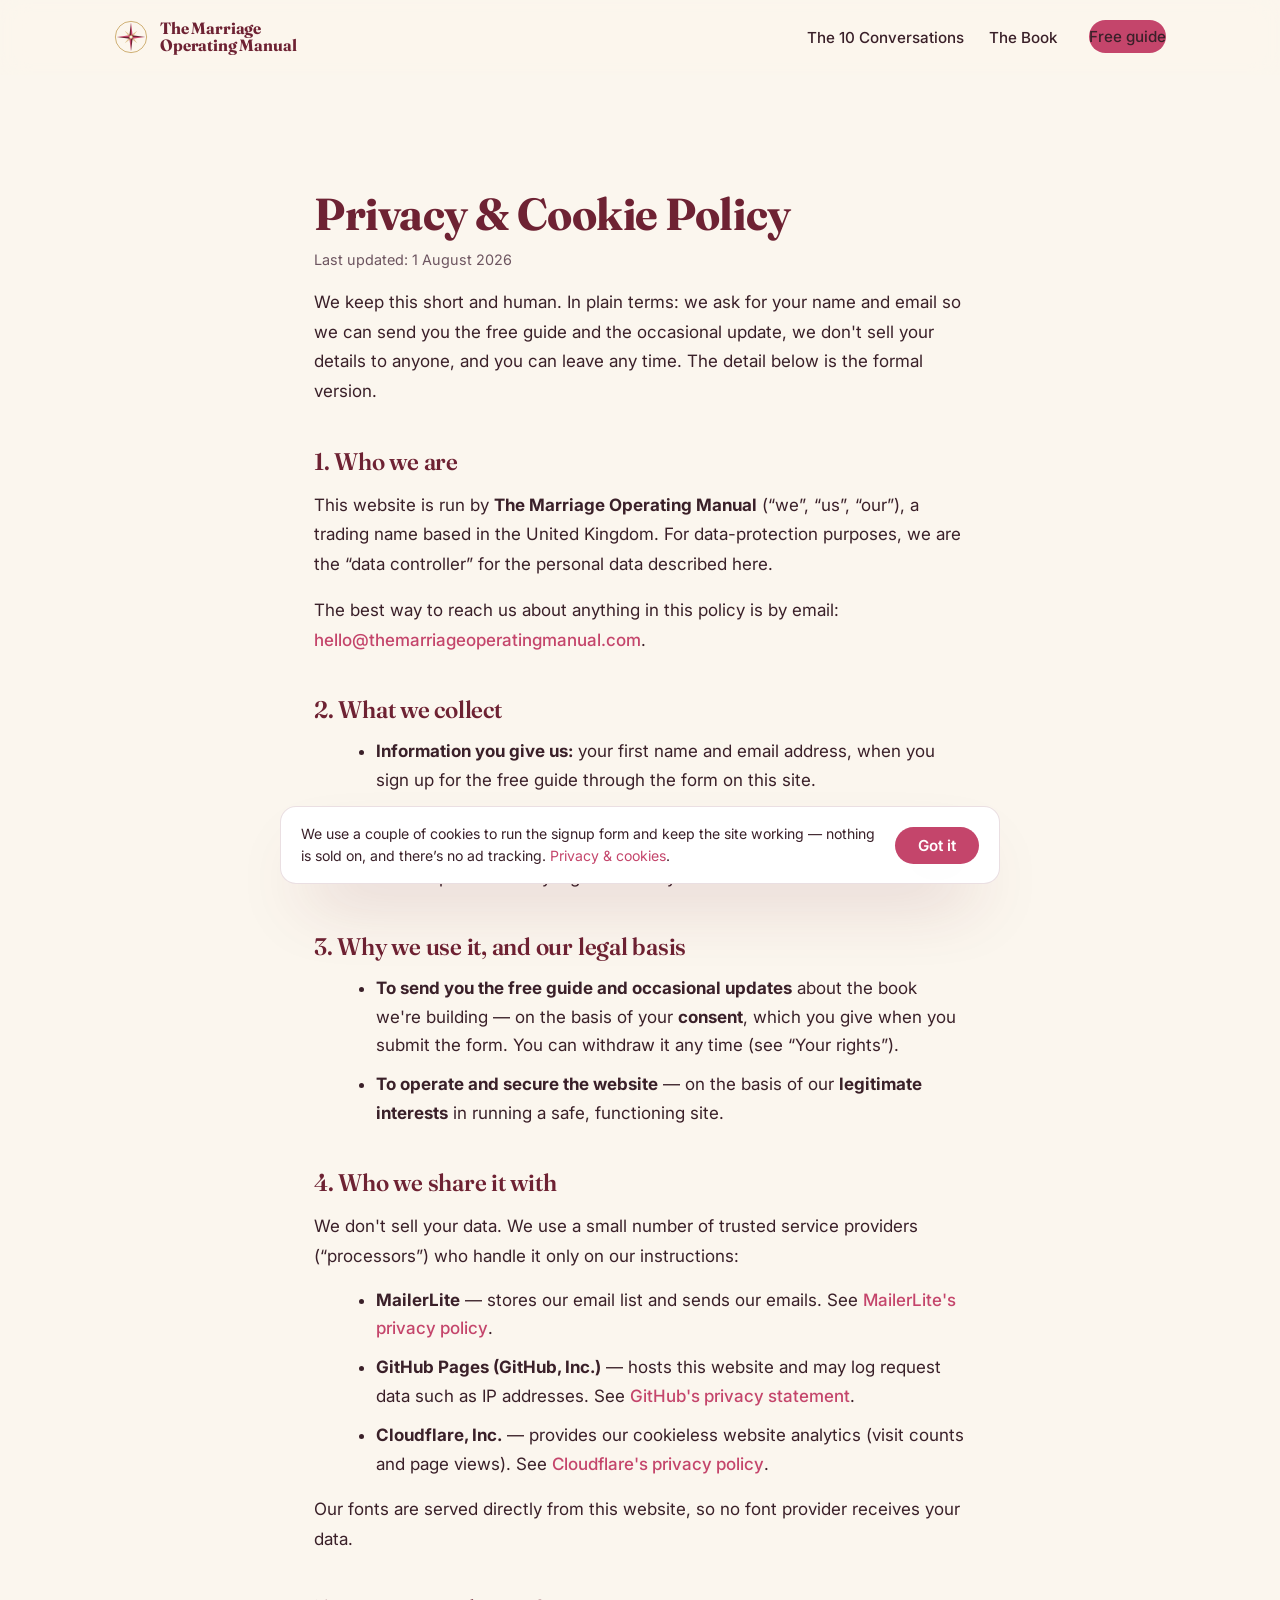
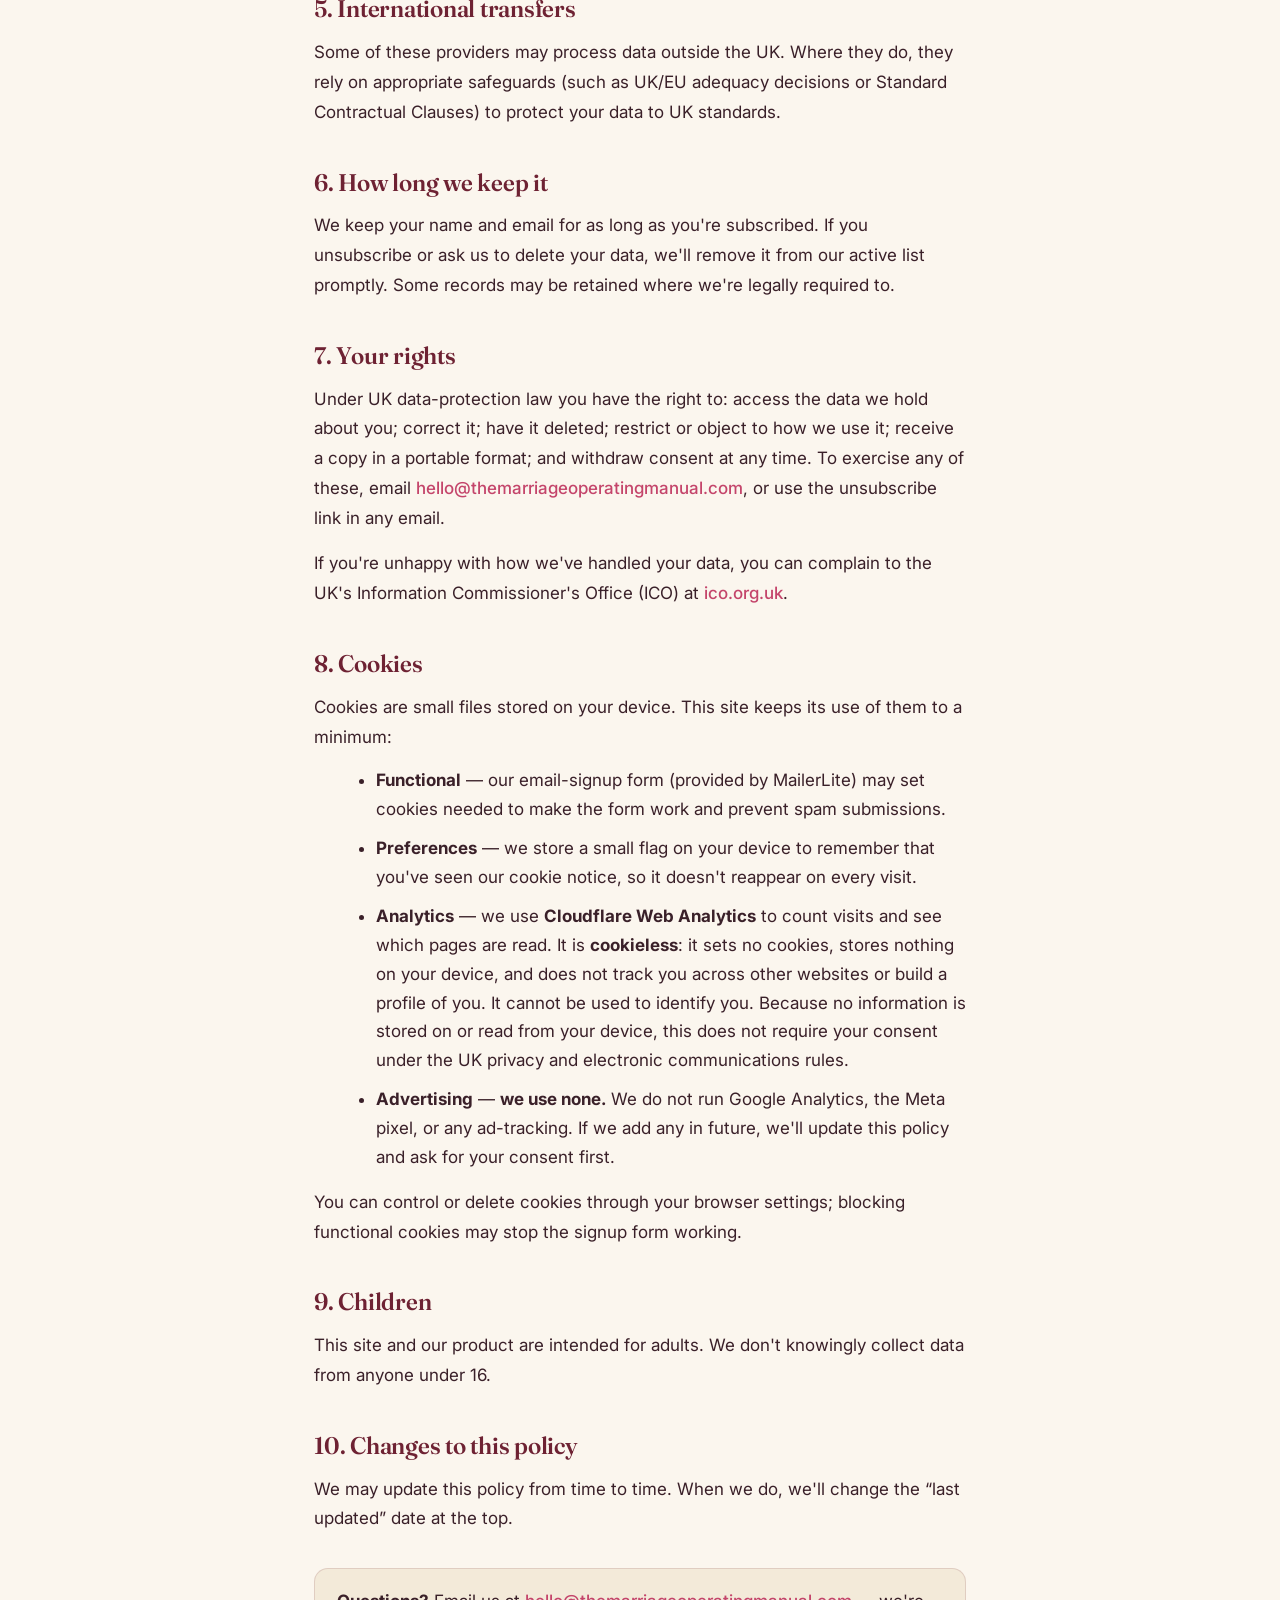
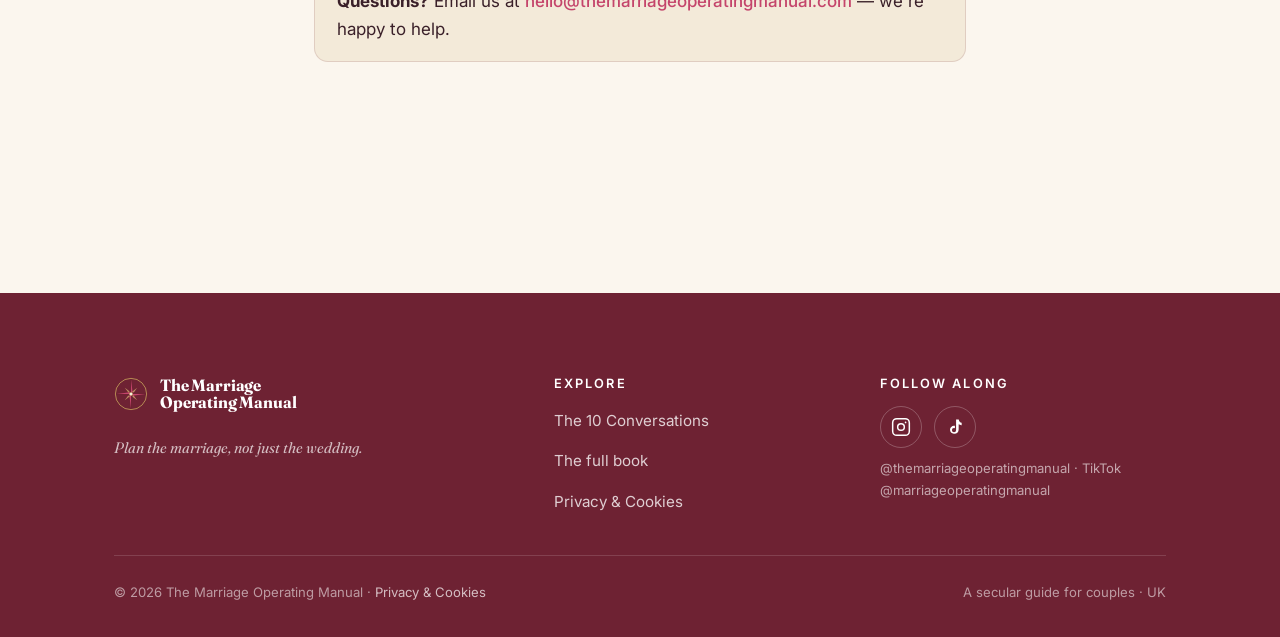
<file: privacy.html>
<!DOCTYPE html>
<html lang="en-GB">
<head>
  <meta charset="UTF-8" />
  <meta name="viewport" content="width=device-width, initial-scale=1.0" />
  <title>Privacy &amp; Cookie Policy — The Marriage Operating Manual</title>
  <meta name="description" content="How The Marriage Operating Manual collects, uses and protects your personal data, and the cookies our website uses." />
  <meta name="robots" content="index, follow" />

  <!-- Fonts (Fraunces + Inter) are self-hosted via @font-face in styles.css — no third-party font calls -->
  <link rel="stylesheet" href="styles.css" />
  <link rel="icon" href="assets/logo.svg" type="image/svg+xml" />
</head>
<body>

  <header class="site-header">
    <nav class="wrap nav" aria-label="Primary">
      <a class="brand" href="index.html" aria-label="The Marriage Operating Manual — home">
        <img class="brand-radar" src="assets/logo.svg" alt="" width="34" height="34" aria-hidden="true" />
        <span>The Marriage<br>Operating Manual</span>
      </a>
      <button class="nav-toggle" aria-label="Menu" aria-expanded="false" aria-controls="primary-menu">
        <span></span><span></span><span></span>
      </button>
      <ul class="nav-links" id="primary-menu">
        <li><a href="index.html">The 10 Conversations</a></li>
        <li><a href="book.html">The Book</a></li>
        <li><a href="index.html#get-guide" class="btn nav-cta">Free guide</a></li>
      </ul>
    </nav>
  </header>

  <main>
    <section class="section">
      <div class="wrap legal">
        <h1>Privacy &amp; Cookie Policy</h1>
        <p class="updated">Last updated: 1 August 2026</p>

        <p>We keep this short and human. In plain terms: we ask for your name and email so we can send you the free guide and the occasional update, we don't sell your details to anyone, and you can leave any time. The detail below is the formal version.</p>

        <h2>1. Who we are</h2>
        <p>This website is run by <strong>The Marriage Operating Manual</strong> (“we”, “us”, “our”), a trading name based in the United Kingdom. For data-protection purposes, we are the “data controller” for the personal data described here.</p>
        <p>The best way to reach us about anything in this policy is by email: <a href="mailto:hello@themarriageoperatingmanual.com">hello@themarriageoperatingmanual.com</a>.</p>

        <h2>2. What we collect</h2>
        <ul>
          <li><strong>Information you give us:</strong> your first name and email address, when you sign up for the free guide through the form on this site.</li>
          <li><strong>Information collected automatically:</strong> basic technical data such as your IP address, browser type and the pages you visit, which our hosting and service providers may log for security and to make the site work.</li>
        </ul>

        <h2>3. Why we use it, and our legal basis</h2>
        <ul>
          <li><strong>To send you the free guide and occasional updates</strong> about the book we're building — on the basis of your <strong>consent</strong>, which you give when you submit the form. You can withdraw it any time (see “Your rights”).</li>
          <li><strong>To operate and secure the website</strong> — on the basis of our <strong>legitimate interests</strong> in running a safe, functioning site.</li>
        </ul>

        <h2>4. Who we share it with</h2>
        <p>We don't sell your data. We use a small number of trusted service providers (“processors”) who handle it only on our instructions:</p>
        <ul>
          <li><strong>MailerLite</strong> — stores our email list and sends our emails. See <a href="https://www.mailerlite.com/legal/privacy-policy" target="_blank" rel="noopener">MailerLite's privacy policy</a>.</li>
          <li><strong>GitHub Pages (GitHub, Inc.)</strong> — hosts this website and may log request data such as IP addresses. See <a href="https://docs.github.com/en/site-policy/privacy-policies/github-general-privacy-statement" target="_blank" rel="noopener">GitHub's privacy statement</a>.</li>
          <li><strong>Cloudflare, Inc.</strong> — provides our cookieless website analytics (visit counts and page views). See <a href="https://www.cloudflare.com/privacypolicy/" target="_blank" rel="noopener">Cloudflare's privacy policy</a>.</li>
        </ul>
        <p>Our fonts are served directly from this website, so no font provider receives your data.</p>

        <h2>5. International transfers</h2>
        <p>Some of these providers may process data outside the UK. Where they do, they rely on appropriate safeguards (such as UK/EU adequacy decisions or Standard Contractual Clauses) to protect your data to UK standards.</p>

        <h2>6. How long we keep it</h2>
        <p>We keep your name and email for as long as you're subscribed. If you unsubscribe or ask us to delete your data, we'll remove it from our active list promptly. Some records may be retained where we're legally required to.</p>

        <h2>7. Your rights</h2>
        <p>Under UK data-protection law you have the right to: access the data we hold about you; correct it; have it deleted; restrict or object to how we use it; receive a copy in a portable format; and withdraw consent at any time. To exercise any of these, email <a href="mailto:hello@themarriageoperatingmanual.com">hello@themarriageoperatingmanual.com</a>, or use the unsubscribe link in any email.</p>
        <p>If you're unhappy with how we've handled your data, you can complain to the UK's Information Commissioner's Office (ICO) at <a href="https://ico.org.uk" target="_blank" rel="noopener">ico.org.uk</a>.</p>

        <h2>8. Cookies</h2>
        <p>Cookies are small files stored on your device. This site keeps its use of them to a minimum:</p>
        <ul>
          <li><strong>Functional</strong> — our email-signup form (provided by MailerLite) may set cookies needed to make the form work and prevent spam submissions.</li>
          <li><strong>Preferences</strong> — we store a small flag on your device to remember that you've seen our cookie notice, so it doesn't reappear on every visit.</li>
          <li><strong>Analytics</strong> — we use <strong>Cloudflare Web Analytics</strong> to count visits and see which pages are read. It is <strong>cookieless</strong>: it sets no cookies, stores nothing on your device, and does not track you across other websites or build a profile of you. It cannot be used to identify you. Because no information is stored on or read from your device, this does not require your consent under the UK privacy and electronic communications rules.</li>
          <li><strong>Advertising</strong> — <strong>we use none.</strong> We do not run Google Analytics, the Meta pixel, or any ad-tracking. If we add any in future, we'll update this policy and ask for your consent first.</li>
        </ul>
        <p>You can control or delete cookies through your browser settings; blocking functional cookies may stop the signup form working.</p>

        <h2>9. Children</h2>
        <p>This site and our product are intended for adults. We don't knowingly collect data from anyone under 16.</p>

        <h2>10. Changes to this policy</h2>
        <p>We may update this policy from time to time. When we do, we'll change the “last updated” date at the top.</p>

        <div class="callout">
          <strong>Questions?</strong> Email us at <a href="mailto:hello@themarriageoperatingmanual.com">hello@themarriageoperatingmanual.com</a> — we're happy to help.
        </div>
      </div>
    </section>
  </main>

  <footer class="site-footer">
    <div class="wrap">
      <div class="footer-grid">
        <div class="footer-brand">
          <a class="brand" href="index.html">
            <img class="brand-radar" src="assets/logo.svg" alt="" width="34" height="34" aria-hidden="true" />
            <span>The Marriage<br>Operating Manual</span>
          </a>
          <p class="footer-tagline">Plan the marriage, not just the wedding.</p>
        </div>
        <div class="footer-col">
          <h4>Explore</h4>
          <ul>
            <li><a href="index.html">The 10 Conversations</a></li>
            <li><a href="book.html">The full book</a></li>
            <li><a href="privacy.html">Privacy &amp; Cookies</a></li>
          </ul>
        </div>
        <div class="footer-col">
          <h4>Follow along</h4>
          <div class="social-links">
            <a href="https://instagram.com/themarriageoperatingmanual" target="_blank" rel="noopener" aria-label="Instagram">
              <svg viewBox="0 0 24 24" fill="none" stroke="currentColor" stroke-width="1.8" stroke-linecap="round" stroke-linejoin="round"><rect x="2" y="2" width="20" height="20" rx="5"/><circle cx="12" cy="12" r="4"/><circle cx="17.5" cy="6.5" r="1" fill="currentColor" stroke="none"/></svg>
            </a>
            <a href="https://tiktok.com/@marriageoperatingmanual" target="_blank" rel="noopener" aria-label="TikTok">
              <svg viewBox="0 0 24 24" fill="currentColor"><path d="M16.5 3c.3 2.1 1.6 3.7 3.5 4v2.8c-1.3.1-2.5-.3-3.6-1v6.1c0 3.2-2.6 5.6-5.7 5.3A5.3 5.3 0 0 1 6 15.1c.2-2.5 2.2-4.5 4.7-4.6.4 0 .8 0 1.2.1v2.9a2.5 2.5 0 0 0-1.2-.2 2.5 2.5 0 1 0 2.6 2.5V3z"/></svg>
            </a>
          </div>
          <p class="footer-handle">@themarriageoperatingmanual · TikTok @marriageoperatingmanual</p>
        </div>
      </div>
      <div class="footer-bottom">
        <span>© <span data-year>2026</span> The Marriage Operating Manual · <a href="privacy.html">Privacy &amp; Cookies</a></span>
        <span>A secular guide for couples · UK</span>
      </div>
    </div>
  </footer>

  <script src="script.js"></script>
  <!-- Cloudflare Web Analytics — cookieless, no personal data, no consent banner required.
       Site added 1 Aug 2026 · host themarriageoperatingmanual.com · manual (JS snippet) install. -->
  <script defer src="https://static.cloudflareinsights.com/beacon.min.js"
          data-cf-beacon='{"token": "03fe85f48778445abb5bef1cd643fc3a"}'></script>
</body>
</html>
</file>
<file: styles.css>
/* =============================================================
   The Marriage Operating Manual — shared stylesheet
   Palette, type, layout and components for index.html + book.html
   ============================================================= */

/* ---------- Self-hosted fonts (no third-party font calls) ----------
   Fraunces (display) + Inter (body), served from /assets/fonts so no
   visitor data is sent to Google. font-display: swap keeps text visible
   while the fonts load. Inter roman uses the variable font (one file
   covers weights 400–700); everything else is a static weight. */
@font-face { font-family:'Fraunces'; font-style:normal; font-weight:400; font-display:swap; src:url('assets/fonts/fraunces-400.ttf') format('truetype'); }
@font-face { font-family:'Fraunces'; font-style:normal; font-weight:600; font-display:swap; src:url('assets/fonts/fraunces-600.ttf') format('truetype'); }
@font-face { font-family:'Fraunces'; font-style:normal; font-weight:700; font-display:swap; src:url('assets/fonts/fraunces-700.ttf') format('truetype'); }
@font-face { font-family:'Fraunces'; font-style:italic; font-weight:400; font-display:swap; src:url('assets/fonts/fraunces-400-italic.ttf') format('truetype'); }
@font-face { font-family:'Fraunces'; font-style:italic; font-weight:600; font-display:swap; src:url('assets/fonts/fraunces-600-italic.ttf') format('truetype'); }
@font-face { font-family:'Inter'; font-style:normal; font-weight:100 900; font-display:swap; src:url('assets/fonts/inter-variable.ttf') format('truetype'); }
@font-face { font-family:'Inter'; font-style:italic; font-weight:400; font-display:swap; src:url('assets/fonts/inter-400-italic.ttf') format('truetype'); }


/* ---------- Design tokens ---------- */
:root {
  /* Locked brand palette */
  --cream:      #FBF6EE;
  --cream-deep: #F3EAD9;
  --wine:       #6E2233;
  --rose:       #C4456B;
  --deep-rose:  #A23E58;
  --gold:       #C6A15B;

  /* Derived tints */
  --wine-soft:  #8A3247;
  --ink:        #3A2029;   /* readable body text on cream */
  --ink-muted:  #6d5560;
  --rose-tint:  #f7e6ec;
  --gold-tint:  #f0e4c8;
  --line:       rgba(110, 34, 51, 0.14);

  /* Type */
  --serif: "Fraunces", Georgia, "Times New Roman", serif;
  --sans:  "Inter", -apple-system, BlinkMacSystemFont, "Segoe UI", sans-serif;

  /* Rhythm */
  --maxw: 1180px;
  --gutter: clamp(20px, 5vw, 64px);
  --section-y: clamp(64px, 9vw, 132px);
  --radius: 18px;
  --radius-lg: 26px;

  /* Motion + elevation */
  --ease: cubic-bezier(0.22, 1, 0.36, 1);
  --shadow-sm: 0 2px 10px rgba(110, 34, 51, 0.06);
  --shadow-md: 0 14px 34px -18px rgba(110, 34, 51, 0.30);
  --shadow-lg: 0 34px 70px -30px rgba(110, 34, 51, 0.42);
}

/* ---------- Reset ---------- */
*, *::before, *::after { box-sizing: border-box; }
* { margin: 0; }
html { -webkit-text-size-adjust: 100%; scroll-behavior: smooth; }
@media (prefers-reduced-motion: reduce) {
  html { scroll-behavior: auto; }
}

body {
  font-family: var(--sans);
  color: var(--ink);
  background: var(--cream);
  line-height: 1.65;
  font-size: 1.0625rem;
  -webkit-font-smoothing: antialiased;
  text-rendering: optimizeLegibility;
  overflow-x: hidden;
}

img { max-width: 100%; height: auto; display: block; }
a { color: var(--rose); text-decoration: none; }
a:hover { color: var(--deep-rose); }
button { font-family: inherit; cursor: pointer; }
:focus-visible { outline: 3px solid var(--rose); outline-offset: 3px; border-radius: 4px; }
::selection { background: var(--rose); color: #fff; }

/* ---------- Typographic scale ---------- */
h1, h2, h3, h4 {
  font-family: var(--serif);
  color: var(--wine);
  font-weight: 600;
  line-height: 1.08;
  letter-spacing: -0.01em;
}
h1 { font-size: clamp(2.5rem, 6.2vw, 4.5rem); font-weight: 700; }
h2 { font-size: clamp(1.9rem, 4vw, 3rem); }
h3 { font-size: clamp(1.25rem, 2vw, 1.6rem); }
p  { color: var(--ink); }

.eyebrow {
  font-family: var(--sans);
  font-weight: 600;
  font-size: 0.78rem;
  letter-spacing: 0.18em;
  text-transform: uppercase;
  color: var(--deep-rose);
  display: inline-flex;
  align-items: center;
  gap: 0.6em;
}
.eyebrow::before {
  content: "";
  width: 26px; height: 2px;
  background: var(--gold);
  display: inline-block;
}
.eyebrow.centered { justify-content: center; }

.lede { font-size: clamp(1.05rem, 1.6vw, 1.25rem); color: var(--ink-muted); }

/* ---------- Layout helpers ---------- */
.wrap { width: 100%; max-width: var(--maxw); margin-inline: auto; padding-inline: var(--gutter); }
.section { padding-block: var(--section-y); position: relative; }
.section--tint { background: var(--cream-deep); }
.section-head { max-width: 640px; margin-bottom: clamp(36px, 5vw, 60px); }
.section-head.centered { margin-inline: auto; text-align: center; }
.section-head h2 { margin-top: 14px; }
.section-head p { margin-top: 18px; }

/* ---------- Buttons ---------- */
.btn {
  --btn-bg: var(--rose);
  --btn-fg: #fff;
  display: inline-flex;
  align-items: center;
  justify-content: center;
  gap: 0.55em;
  font-family: var(--sans);
  font-weight: 600;
  font-size: 1rem;
  padding: 0.95em 1.7em;
  border: none;
  border-radius: 999px;
  background: var(--btn-bg);
  color: var(--btn-fg);
  box-shadow: var(--shadow-md);
  transition: transform .35s var(--ease), box-shadow .35s var(--ease),
              background .3s var(--ease);
  will-change: transform;
}
.btn:hover { transform: translateY(-3px); box-shadow: var(--shadow-lg); background: var(--deep-rose); color:#fff; }
.btn:active { transform: translateY(-1px); }
.btn .arrow { transition: transform .35s var(--ease); }
.btn:hover .arrow { transform: translateX(4px); }

.btn--ghost {
  --btn-bg: transparent;
  --btn-fg: var(--wine);
  box-shadow: none;
  border: 1.5px solid var(--line);
}
.btn--ghost:hover { background: var(--wine); color: #fff; border-color: var(--wine); }

.btn--disabled,
.btn[disabled] {
  --btn-bg: var(--gold-tint);
  --btn-fg: var(--wine);
  cursor: not-allowed;
  box-shadow: none;
  border: 1.5px dashed var(--gold);
  opacity: 1;
}
.btn--disabled:hover,
.btn[disabled]:hover { transform: none; box-shadow: none; background: var(--gold-tint); color: var(--wine); }

.btn--lg { font-size: 1.08rem; padding: 1.05em 2em; }

.textlink {
  color: var(--deep-rose);
  font-weight: 600;
  border-bottom: 2px solid rgba(196, 69, 107, 0.35);
  padding-bottom: 1px;
  transition: border-color .3s, color .3s;
}
.textlink:hover { border-color: var(--rose); color: var(--rose); }

/* ---------- Header / nav ---------- */
.site-header {
  position: sticky;
  top: 0;
  z-index: 100;
  background: rgba(251, 246, 238, 0.72);
  backdrop-filter: saturate(140%) blur(14px);
  -webkit-backdrop-filter: saturate(140%) blur(14px);
  border-bottom: 1px solid transparent;
  transition: border-color .4s, background .4s, box-shadow .4s;
}
.site-header.scrolled {
  border-bottom-color: var(--line);
  box-shadow: 0 6px 24px -20px rgba(110,34,51,.5);
}
.nav {
  display: flex;
  align-items: center;
  justify-content: space-between;
  gap: 20px;
  height: 74px;
}
.brand {
  display: inline-flex;
  align-items: center;
  gap: 12px;
  font-family: var(--serif);
  font-weight: 700;
  color: var(--wine);
  font-size: 1.02rem;
  line-height: 1.05;
  letter-spacing: -0.01em;
}
.brand:hover { color: var(--wine); }
.brand .brand-radar { width: 34px; height: 34px; flex: none; }
.brand small { display:block; font-family: var(--sans); font-weight:500; font-size:.62rem; letter-spacing:.14em; text-transform:uppercase; color: var(--gold); margin-top:2px; }

.nav-links {
  display: flex;
  align-items: center;
  gap: clamp(14px, 2vw, 30px);
  list-style: none;
  padding: 0;
}
.nav-links a {
  color: var(--ink);
  font-weight: 500;
  font-size: 0.95rem;
  position: relative;
  padding: 4px 0;
}
.nav-links a::after {
  content: "";
  position: absolute;
  left: 0; bottom: -2px;
  width: 0; height: 2px;
  background: var(--rose);
  transition: width .3s var(--ease);
}
.nav-links a:hover { color: var(--wine); }
.nav-links a:hover::after,
.nav-links a[aria-current="page"]::after { width: 100%; }
.nav-links a[aria-current="page"] { color: var(--wine); }
.nav-cta { margin-left: 6px; }

.nav-toggle { display: none; }

@media (max-width: 780px) {
  .nav { height: 64px; }
  .nav-toggle {
    display: inline-flex;
    flex-direction: column;
    gap: 5px;
    background: none; border: none;
    padding: 8px;
  }
  .nav-toggle span { width: 24px; height: 2px; background: var(--wine); border-radius: 2px; transition: transform .3s, opacity .3s; }
  .nav-toggle[aria-expanded="true"] span:nth-child(1) { transform: translateY(7px) rotate(45deg); }
  .nav-toggle[aria-expanded="true"] span:nth-child(2) { opacity: 0; }
  .nav-toggle[aria-expanded="true"] span:nth-child(3) { transform: translateY(-7px) rotate(-45deg); }

  .nav-links {
    position: absolute;
    top: 100%; left: 0; right: 0;
    flex-direction: column;
    align-items: stretch;
    gap: 0;
    background: var(--cream);
    border-bottom: 1px solid var(--line);
    padding: 8px var(--gutter) 20px;
    box-shadow: var(--shadow-md);
    clip-path: inset(0 0 100% 0);
    transition: clip-path .4s var(--ease);
    pointer-events: none;
  }
  .nav-links.open { clip-path: inset(0 0 0 0); pointer-events: auto; }
  .nav-links a { padding: 14px 0; border-bottom: 1px solid var(--line); font-size: 1.05rem; }
  .nav-links a::after { display: none; }
  .nav-links li:last-child { padding-top: 14px; }
  .nav-cta { margin: 0; width: 100%; }
}

/* ---------- Scroll reveal ---------- */
.reveal {
  opacity: 0;
  transform: translateY(26px);
  transition: opacity .8s var(--ease), transform .8s var(--ease);
  will-change: opacity, transform;
}
.reveal.in { opacity: 1; transform: none; }
.reveal[data-delay="1"] { transition-delay: .09s; }
.reveal[data-delay="2"] { transition-delay: .18s; }
.reveal[data-delay="3"] { transition-delay: .27s; }
.reveal[data-delay="4"] { transition-delay: .36s; }
.reveal[data-delay="5"] { transition-delay: .45s; }
@media (prefers-reduced-motion: reduce) {
  .reveal { opacity: 1; transform: none; transition: none; }
}

/* =============================================================
   HERO — shared shell, page-specific tweaks below
   ============================================================= */
.hero { position: relative; padding-top: clamp(46px, 7vw, 88px); padding-bottom: var(--section-y); overflow: hidden; }
.hero-glow {
  position: absolute;
  inset: -20% -10% auto auto;
  width: 60vw; height: 60vw; max-width: 720px; max-height: 720px;
  background: radial-gradient(circle at 60% 40%, rgba(196,69,107,.16), transparent 62%);
  pointer-events: none; z-index: 0;
}
.hero-grid {
  position: relative;
  z-index: 1;
  display: grid;
  grid-template-columns: 1.05fr 0.95fr;
  gap: clamp(32px, 5vw, 72px);
  align-items: center;
}
.hero-copy h1 { margin-top: 20px; }
.hero-copy .lede { margin-top: 22px; max-width: 30ch; }
.hero-actions { margin-top: 34px; display: flex; flex-wrap: wrap; gap: 14px; align-items: center; }
.hero-note { margin-top: 22px; font-size: .92rem; color: var(--ink-muted); }
.hero-note a { font-weight: 600; }

/* Landing hero image (lifestyle mockup) */
.hero-visual { position: relative; }
.hero-photo {
  border-radius: var(--radius-lg);
  box-shadow: var(--shadow-lg);
  transform: rotate(1.4deg);
  transition: transform .6s var(--ease);
  border: 6px solid #fff;
}
.hero-visual:hover .hero-photo { transform: rotate(0deg) scale(1.01); }
.hero-badge {
  position: absolute;
  bottom: -22px; left: -18px;
  background: var(--cream);
  border: 1.5px solid var(--gold);
  border-radius: 999px;
  padding: 10px 18px;
  font-family: var(--serif);
  font-weight: 600;
  color: var(--wine);
  font-size: .95rem;
  box-shadow: var(--shadow-md);
  display: inline-flex; align-items: center; gap: 8px;
}
.hero-badge .dot { width: 9px; height: 9px; border-radius: 50%; background: var(--rose); box-shadow: 0 0 0 4px var(--rose-tint); }

@media (max-width: 860px) {
  .hero-grid { grid-template-columns: 1fr; gap: 48px; }
  .hero-copy { text-align: center; }
  .hero-copy .lede { margin-inline: auto; }
  .hero-actions { justify-content: center; }
  .hero-visual { max-width: 460px; margin-inline: auto; }
  .eyebrow { justify-content: center; }
}

/* =============================================================
   PAGE 1 — email capture
   ============================================================= */
.capture-card {
  background: #fff;
  border: 1px solid var(--line);
  border-radius: var(--radius-lg);
  padding: clamp(26px, 4vw, 40px);
  box-shadow: var(--shadow-md);
  transition: transform .4s var(--ease), box-shadow .4s var(--ease);
}
.capture-card:hover { transform: translateY(-4px); box-shadow: var(--shadow-lg); }
.capture-card h3 { font-size: 1.35rem; }
.capture-card .form-sub { margin-top: 6px; color: var(--ink-muted); font-size: .95rem; }

.form-row { display: flex; flex-direction: column; gap: 6px; margin-top: 18px; }
.form-row label { font-weight: 600; font-size: .82rem; letter-spacing: .04em; color: var(--wine); text-transform: uppercase; }
.form-row input {
  font-family: var(--sans);
  font-size: 1rem;
  padding: 0.85em 1em;
  border: 1.5px solid var(--line);
  border-radius: 12px;
  background: var(--cream);
  color: var(--ink);
  transition: border-color .25s, box-shadow .25s, background .25s;
}
.form-row input::placeholder { color: #b39aa3; }
.form-row input:focus {
  outline: none;
  border-color: var(--rose);
  background: #fff;
  box-shadow: 0 0 0 4px var(--rose-tint);
}
.capture-card .btn { width: 100%; margin-top: 22px; }
.form-micro { margin-top: 16px; font-size: .82rem; color: var(--ink-muted); line-height: 1.55; text-align: center; }

/* The commented MailerLite placeholder made visible as a styled slot */
.embed-slot {
  border: 2px dashed var(--gold);
  border-radius: 14px;
  background: var(--gold-tint);
  padding: 20px;
  text-align: center;
  color: var(--wine);
  font-size: .88rem;
}
.embed-slot strong { display:block; font-family: var(--serif); font-size: 1rem; margin-bottom: 4px; }

/* "The ten, in one line" strip */
.ten-strip { display: grid; grid-template-columns: repeat(auto-fit, minmax(150px, 1fr)); gap: 2px; border-radius: var(--radius); overflow: hidden; border: 1px solid var(--line); }
.ten-strip li {
  list-style: none;
  background: #fff;
  padding: 20px 18px;
  display: flex;
  gap: 12px;
  align-items: baseline;
  transition: background .3s;
}
.ten-strip li:hover { background: var(--rose-tint); }
.ten-strip .n { font-family: var(--serif); font-weight: 700; color: var(--gold); font-size: 1.05rem; }
.ten-strip .t { font-weight: 500; color: var(--wine); font-size: .96rem; line-height: 1.35; }

/* "Not therapy-speak" three-up value row */
.value-row { display: grid; grid-template-columns: repeat(3, 1fr); gap: clamp(18px, 3vw, 34px); }
.value-card {
  background: #fff;
  border: 1px solid var(--line);
  border-radius: var(--radius);
  padding: 30px 26px;
  transition: transform .4s var(--ease), box-shadow .4s var(--ease), border-color .4s;
}
.value-card:hover { transform: translateY(-6px); box-shadow: var(--shadow-md); border-color: var(--gold); }
.value-card .ic { width: 48px; height: 48px; margin-bottom: 16px; color: var(--rose); }
.value-card h3 { font-size: 1.2rem; }
.value-card p { margin-top: 10px; color: var(--ink-muted); font-size: .98rem; }
@media (max-width: 720px) { .value-row { grid-template-columns: 1fr; } }

/* =============================================================
   PAGE 2 — full book page
   ============================================================= */
/* Book hero cover */
.cover-visual { perspective: 1600px; display: flex; justify-content: center; }
.cover-shell {
  position: relative;
  transform: rotateY(-14deg) rotateX(3deg);
  transition: transform .7s var(--ease);
  transform-style: preserve-3d;
}
.cover-visual:hover .cover-shell { transform: rotateY(-6deg) rotateX(1deg); }
.cover-img {
  border-radius: 6px 12px 12px 6px;
  box-shadow:
    -14px 0 0 -2px #e7d9be,           /* page block hint */
    var(--shadow-lg);
  border-left: 3px solid var(--gold);
}
.cover-shell::after { /* soft floor shadow */
  content:"";
  position: absolute;
  left: 8%; right: -6%; bottom: -6%;
  height: 42px;
  background: radial-gradient(ellipse at center, rgba(110,34,51,.28), transparent 70%);
  filter: blur(6px);
  transform: rotateX(60deg);
  z-index: -1;
}
.price-pills { display:flex; flex-wrap:wrap; gap:10px; margin-top: 26px; }
.price-pill {
  background: #fff; border:1px solid var(--line); border-radius: 999px;
  padding: 8px 15px; font-size: .9rem; color: var(--wine); font-weight:500;
  display:inline-flex; gap:8px; align-items:center;
}
.price-pill b { font-weight: 700; }
.price-pill .was { text-decoration: line-through; color: var(--ink-muted); font-weight: 400; margin-left: 4px; }

/* What's inside — the ten cards */
.dates-grid { display: grid; grid-template-columns: repeat(2, 1fr); gap: 16px; }
.date-card {
  display: flex;
  gap: 18px;
  background: #fff;
  border: 1px solid var(--line);
  border-radius: var(--radius);
  padding: 22px 24px;
  align-items: flex-start;
  transition: transform .4s var(--ease), box-shadow .4s var(--ease), border-color .4s;
  position: relative;
  overflow: hidden;
}
.date-card::before {
  content:"";
  position:absolute; left:0; top:0; bottom:0; width:4px;
  background: linear-gradient(var(--rose), var(--gold));
  transform: scaleY(0); transform-origin: top;
  transition: transform .45s var(--ease);
}
.date-card:hover { transform: translateY(-5px); box-shadow: var(--shadow-md); border-color: transparent; }
.date-card:hover::before { transform: scaleY(1); }
.date-num {
  flex: none;
  width: 46px; height: 46px;
  border-radius: 12px;
  background: var(--rose-tint);
  color: var(--deep-rose);
  font-family: var(--serif);
  font-weight: 700;
  font-size: 1.2rem;
  display: grid; place-items: center;
  transition: background .35s, color .35s;
}
.date-card:hover .date-num { background: var(--rose); color: #fff; }
.date-card h3 { font-size: 1.12rem; }
.date-card p { margin-top: 4px; color: var(--ink-muted); font-size: .95rem; line-height: 1.5; }

.date-card--capstone {
  grid-column: 1 / -1;
  background: linear-gradient(120deg, var(--wine), var(--deep-rose));
  border: none;
}
.date-card--capstone h3, .date-card--capstone p { color: #fff; }
.date-card--capstone p { color: rgba(255,255,255,.85); }
.date-card--capstone .date-num { background: rgba(255,255,255,.16); color: #fff; }
.date-card--capstone::before { display:none; }
.date-card--capstone:hover { transform: translateY(-5px); box-shadow: var(--shadow-lg); }
.capstone-tag { font-size:.7rem; letter-spacing:.16em; text-transform:uppercase; color: var(--gold); font-weight:700; margin-bottom: 4px; display:block; }
.date-card--capstone .capstone-tag { color: var(--gold); }

@media (max-width: 760px) { .dates-grid { grid-template-columns: 1fr; } }

/* Compass mechanic */
.compass { display: grid; grid-template-columns: 1fr 1fr; gap: clamp(30px, 5vw, 64px); align-items: center; }
.compass-steps { list-style: none; padding: 0; margin-top: 26px; display: grid; gap: 20px; }
.compass-steps li { display: flex; gap: 16px; }
.compass-steps .step-n {
  flex: none; width: 34px; height: 34px; border-radius: 50%;
  border: 2px solid var(--gold); color: var(--wine);
  font-family: var(--serif); font-weight: 700; font-size: .95rem;
  display: grid; place-items: center;
}
.compass-steps h3 { font-size: 1.05rem; }
.compass-steps p { color: var(--ink-muted); font-size: .95rem; margin-top: 2px; }

.compass-viz {
  background: #fff; border: 1px solid var(--line);
  border-radius: var(--radius-lg); padding: clamp(22px, 3vw, 36px);
  box-shadow: var(--shadow-md);
  text-align: center;
}
.compass-viz svg { width: 100%; max-width: 340px; height: auto; margin-inline: auto; }
.dials { display: flex; justify-content: center; gap: 34px; margin-top: 22px; }
.dial { text-align: center; }
.dial svg { width: 92px; height: 92px; }
.dial .dial-label { font-family: var(--serif); color: var(--wine); font-weight: 600; margin-top: 6px; font-size: 1rem; }
.dial .dial-sub { font-size: .78rem; color: var(--ink-muted); }
@media (max-width: 820px) { .compass { grid-template-columns: 1fr; } }

/* Buy / launch band */
.launch-band {
  background: linear-gradient(140deg, var(--wine) 0%, #571a29 100%);
  color: #fff;
  border-radius: var(--radius-lg);
  padding: clamp(34px, 5vw, 64px);
  text-align: center;
  position: relative;
  overflow: hidden;
}
.launch-band::after {
  content:""; position:absolute; inset:auto -10% -60% -10%; height: 320px;
  background: radial-gradient(circle at 50% 0, rgba(198,161,91,.28), transparent 60%);
  pointer-events:none;
}
.launch-band h2 { color: #fff; position: relative; }
.launch-band p { color: rgba(255,255,255,.82); max-width: 52ch; margin: 16px auto 0; position: relative; }
.launch-band .btn { margin-top: 28px; position: relative; }
.launch-price { display:flex; justify-content:center; gap:26px; flex-wrap:wrap; margin-top: 30px; position: relative; }
.launch-price .lp { text-align:center; }
.launch-price .lp .amt { font-family: var(--serif); font-size: 1.6rem; font-weight: 700; color:#fff; display:block; }
.launch-price .lp .amt .was { font-size: 1rem; text-decoration: line-through; color: rgba(255,255,255,.55); font-weight:400; margin-left:6px; }
.launch-price .lp small { color: var(--gold); letter-spacing: .08em; text-transform: uppercase; font-size:.72rem; font-weight:600; }

/* Testimonials */
.tcarousel { position: relative; }
.ttrack {
  display: flex;
  gap: 20px;
  overflow-x: auto;
  scroll-snap-type: x mandatory;
  padding: 6px 2px 22px;
  scrollbar-width: none;
  -webkit-overflow-scrolling: touch;
}
.ttrack::-webkit-scrollbar { display: none; }
.tcard {
  scroll-snap-align: start;
  flex: 0 0 min(380px, 82vw);
  background: #fff;
  border: 1px solid var(--line);
  border-radius: var(--radius);
  padding: 30px 28px;
  display: flex; flex-direction: column;
  transition: transform .4s var(--ease), box-shadow .4s var(--ease);
}
.tcard:hover { transform: translateY(-5px); box-shadow: var(--shadow-md); }
.tcard .quote-mark { font-family: var(--serif); font-size: 3rem; line-height: .6; color: var(--gold); height: 26px; }
.tcard blockquote { font-family: var(--serif); font-size: 1.15rem; color: var(--wine); line-height: 1.5; margin-top: 8px; }
.tcard .stars { color: var(--gold); letter-spacing: 2px; margin-top: 16px; font-size: .95rem; }
.tcard cite { margin-top: 12px; font-style: normal; font-weight: 600; color: var(--ink); font-size: .92rem; }
.tcard cite span { display:block; font-weight: 400; color: var(--ink-muted); font-size: .82rem; }
.placeholder-note {
  margin-top: 20px; text-align: center; font-size: .85rem; color: var(--ink-muted);
  display:flex; align-items:center; justify-content:center; gap:8px;
}
.placeholder-note .pin { color: var(--gold); }
.tnav { display: flex; gap: 10px; justify-content: center; margin-top: 18px; }
.tnav button {
  width: 44px; height: 44px; border-radius: 50%;
  border: 1.5px solid var(--line); background: #fff; color: var(--wine);
  display: grid; place-items: center;
  transition: background .3s, color .3s, transform .3s, border-color .3s;
}
.tnav button:hover { background: var(--wine); color: #fff; border-color: var(--wine); transform: translateY(-2px); }

/* FAQ accordion */
.faq { max-width: 780px; margin-inline: auto; }
.faq-item { border-bottom: 1px solid var(--line); }
.faq-item:first-child { border-top: 1px solid var(--line); }
.faq-q {
  width: 100%; text-align: left; background: none; border: none;
  padding: 24px 44px 24px 4px;
  font-family: var(--serif); font-size: clamp(1.05rem, 1.6vw, 1.25rem); font-weight: 600; color: var(--wine);
  position: relative; line-height: 1.3;
}
.faq-q .plus {
  position: absolute; right: 6px; top: 50%; transform: translateY(-50%);
  width: 26px; height: 26px; flex:none;
}
.faq-q .plus::before, .faq-q .plus::after {
  content:""; position: absolute; background: var(--rose); border-radius: 2px;
  transition: transform .35s var(--ease), opacity .35s;
}
.faq-q .plus::before { left: 0; right: 0; top: 12px; height: 2px; }
.faq-q .plus::after  { top: 0; bottom: 0; left: 12px; width: 2px; }
.faq-item.open .faq-q .plus::after { transform: rotate(90deg); opacity: 0; }
.faq-a { overflow: hidden; max-height: 0; transition: max-height .4s var(--ease); }
.faq-a-inner { padding: 0 44px 24px 4px; color: var(--ink-muted); }
.faq-item.open .faq-q { color: var(--rose); }

/* =============================================================
   Footer (shared)
   ============================================================= */
.site-footer {
  background: var(--wine);
  color: rgba(255,255,255,.82);
  padding-block: clamp(48px, 7vw, 84px) 34px;
  margin-top: var(--section-y);
}
.footer-grid {
  display: grid;
  grid-template-columns: 1.4fr 1fr 1fr;
  gap: 40px;
  padding-bottom: 40px;
  border-bottom: 1px solid rgba(255,255,255,.14);
}
.footer-brand .brand { color: #fff; }
.footer-brand .brand small { color: var(--gold); }
.footer-brand p { color: rgba(255,255,255,.7); margin-top: 16px; max-width: 34ch; font-size: .95rem; }
.footer-tagline { font-family: var(--serif); font-style: italic; color: var(--gold); margin-top: 16px; font-size: 1.05rem; }
.footer-col h4 { color: #fff; font-family: var(--sans); font-size: .8rem; letter-spacing: .16em; text-transform: uppercase; margin-bottom: 16px; }
.footer-col ul { list-style: none; padding: 0; display: grid; gap: 12px; }
.footer-col a { color: rgba(255,255,255,.78); font-size: .95rem; }
.footer-col a:hover { color: #fff; }
.social-links { display: flex; gap: 12px; margin-top: 4px; }
.social-links a {
  width: 42px; height: 42px; border-radius: 50%;
  border: 1px solid rgba(255,255,255,.24);
  display: grid; place-items: center; color: #fff;
  transition: background .3s, transform .3s, border-color .3s;
}
.social-links a:hover { background: var(--rose); border-color: var(--rose); transform: translateY(-3px); }
.social-links svg { width: 20px; height: 20px; }
.footer-handle { font-size: .82rem; color: rgba(255,255,255,.6); margin-top: 10px; }
.footer-bottom {
  display: flex; justify-content: space-between; flex-wrap: wrap; gap: 12px;
  padding-top: 26px; font-size: .82rem; color: rgba(255,255,255,.55);
}
.footer-bottom a { color: rgba(255,255,255,.7); }

@media (max-width: 720px) {
  .footer-grid { grid-template-columns: 1fr; gap: 32px; }
}

/* ---------- Legal pages (privacy / cookies) ---------- */
.legal { max-width: 780px; margin-inline: auto; }
.legal h1 { font-size: clamp(2rem, 4vw, 2.8rem); }
.legal .updated { color: var(--ink-muted); font-size: .9rem; margin-top: 8px; }
.legal > p { margin-top: 16px; color: var(--ink); line-height: 1.75; }
.legal h2 { font-size: clamp(1.25rem, 2vw, 1.5rem); margin-top: 42px; }
.legal h3 { font-size: 1.1rem; margin-top: 26px; color: var(--deep-rose); }
.legal ul { margin: 14px 0 14px 22px; display: grid; gap: 10px; }
.legal li { color: var(--ink); line-height: 1.7; }
.legal a { font-weight: 500; }
.legal .callout {
  background: var(--cream-deep);
  border: 1px solid var(--line);
  border-radius: 14px;
  padding: 18px 22px;
  margin-top: 34px;
  color: var(--ink);
}

/* ---------- Cookie notice ---------- */
.cookie-banner {
  position: fixed;
  left: 16px; right: 16px; bottom: 16px;
  max-width: 720px;
  margin-inline: auto;
  z-index: 200;
  background: #fff;
  border: 1px solid var(--line);
  border-radius: 16px;
  box-shadow: var(--shadow-lg);
  padding: 16px 20px;
  display: flex;
  align-items: center;
  gap: 18px;
  flex-wrap: wrap;
  justify-content: space-between;
  transform: translateY(160%);
  opacity: 0;
  transition: transform .5s var(--ease), opacity .5s var(--ease);
}
.cookie-banner.in { transform: none; opacity: 1; }
.cookie-banner p { flex: 1 1 320px; margin: 0; font-size: .88rem; line-height: 1.55; color: var(--ink); }
.cookie-banner .cookie-actions { flex: 0 0 auto; }
.cookie-banner .btn { padding: .6em 1.5em; font-size: .95rem; }
@media (max-width: 520px) {
  .cookie-banner { flex-direction: column; align-items: stretch; text-align: center; }
  .cookie-banner .btn { width: 100%; }
}

/* Radar draw-on animation (used in hero + brand mark) */
.radar-draw path, .radar-draw circle, .radar-draw line, .radar-draw polygon {
  stroke-dasharray: var(--len, 400);
  stroke-dashoffset: var(--len, 400);
  transition: stroke-dashoffset 1.6s var(--ease);
}
.radar-draw.in path, .radar-draw.in circle, .radar-draw.in line, .radar-draw.in polygon {
  stroke-dashoffset: 0;
}
.radar-draw polygon.fill { transition: stroke-dashoffset 1.6s var(--ease), fill-opacity 1s ease .8s; fill-opacity: 0; }
.radar-draw.in polygon.fill { fill-opacity: 0.16; }
@media (prefers-reduced-motion: reduce) {
  .radar-draw path, .radar-draw circle, .radar-draw line, .radar-draw polygon { stroke-dashoffset: 0; }
  .radar-draw polygon.fill { fill-opacity: 0.16; }
}

/* When the MailerLite form reports success it hides its own body and shows
   .ml-form-successBody — but it knows nothing about the card heading we wrote
   above the embed, which otherwise sits there still saying "Name, email…"
   next to a thank-you message. script.js flags the card; we hide them here. */
.capture-card.is-submitted h3,
.capture-card.is-submitted .form-sub { display: none; }

/* =============================================================
   Early readers + real sample questions (replaces the placeholder
   testimonial carousel — no reviews exist yet and we don't fake them)
   ============================================================= */
.qrow { display: grid; grid-template-columns: repeat(3, 1fr); gap: clamp(18px, 3vw, 30px); }
.qcard {
  position: relative;
  background: #fff;
  border: 1px solid var(--line);
  border-radius: var(--radius);
  padding: 34px 26px 26px;
  margin: 0;
  transition: transform .4s var(--ease), box-shadow .4s var(--ease), border-color .4s;
}
.qcard:hover { transform: translateY(-6px); box-shadow: var(--shadow-md); border-color: var(--gold); }
.qcard .quote-mark {
  font-family: var(--serif);
  font-size: 3rem;
  line-height: .8;
  color: var(--gold);
  opacity: .55;
  margin-bottom: 6px;
}
.qcard blockquote {
  margin: 0;
  font-family: var(--serif);
  font-size: 1.12rem;
  line-height: 1.45;
  color: var(--wine);
}
.qcard cite {
  display: block;
  margin-top: 18px;
  font-style: normal;
  font-size: .78rem;
  letter-spacing: .08em;
  text-transform: uppercase;
  color: var(--ink-muted);
}

.early-readers {
  margin-top: clamp(30px, 5vw, 48px);
  background: #fff;
  border: 1px solid var(--line);
  border-radius: var(--radius-lg);
  padding: clamp(28px, 4vw, 44px);
  text-align: center;
  box-shadow: var(--shadow-md);
}
.early-readers h3 { font-size: 1.5rem; }
.early-readers > p { margin: 12px auto 0; max-width: 58ch; color: var(--ink-muted); }
.early-actions {
  display: flex; flex-wrap: wrap; gap: 14px;
  justify-content: center; margin-top: 26px;
}
.early-note { margin-top: 18px; font-size: .82rem; color: var(--ink-muted); }

@media (max-width: 860px) { .qrow { grid-template-columns: 1fr; } }
</file>
